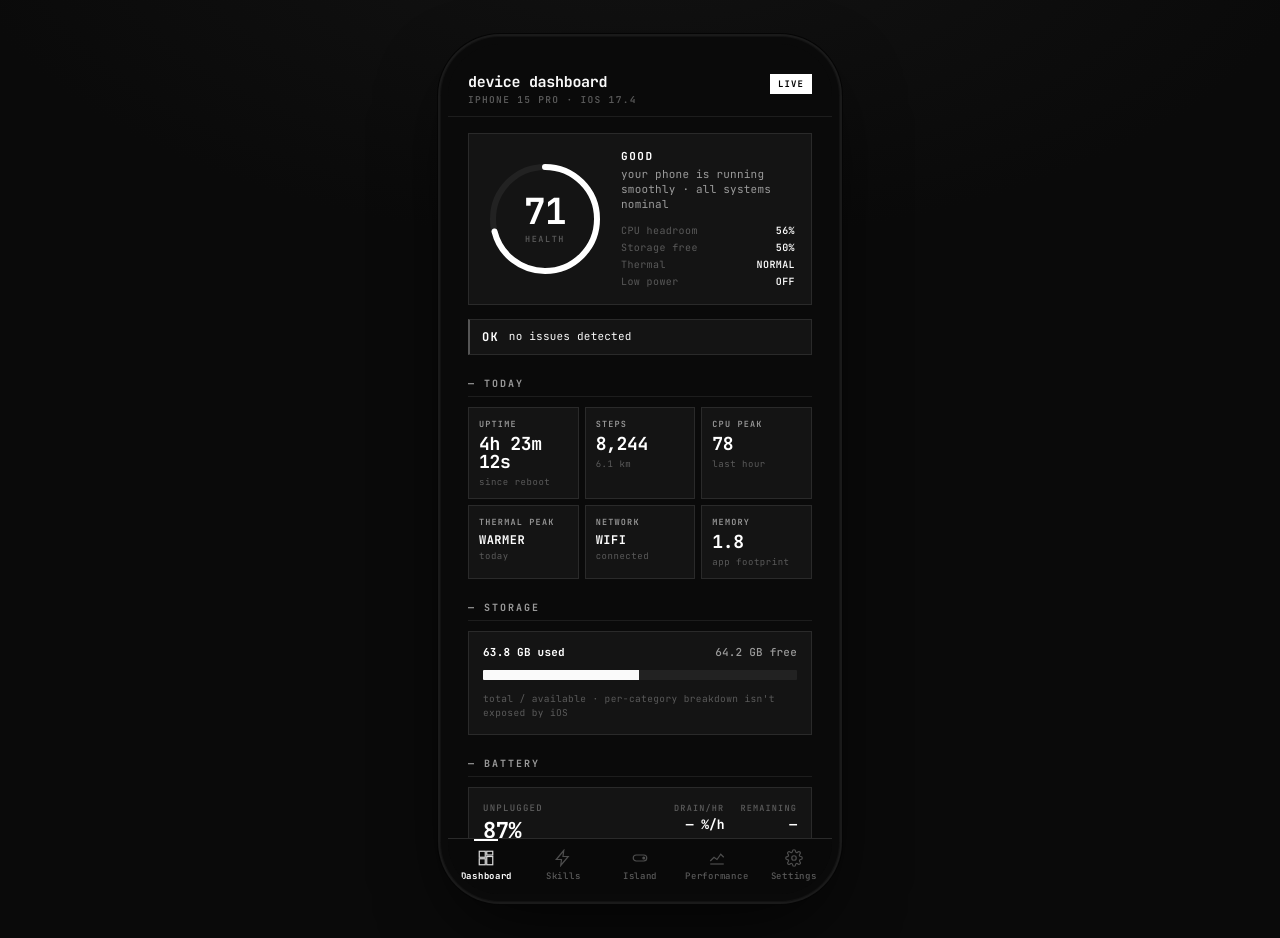
<file: index.html>
<!DOCTYPE html>
<html lang="en">
<head>
<meta charset="UTF-8">
<meta name="viewport" content="width=device-width, initial-scale=1, viewport-fit=cover, user-scalable=no">
<meta name="apple-mobile-web-app-capable" content="yes">
<meta name="apple-mobile-web-app-status-bar-style" content="black-translucent">
<meta name="theme-color" content="#0a0a0a">
<title>xcode · dynamic island</title>
<link rel="preconnect" href="https://fonts.googleapis.com">
<link rel="preconnect" href="https://fonts.gstatic.com" crossorigin>
<link href="https://fonts.googleapis.com/css2?family=JetBrains+Mono:wght@300;400;500;600;700&display=swap" rel="stylesheet">
<link rel="stylesheet" href="app.css">
</head>
<body>

<div class="stage">

  <div class="iphone">
    <div class="screen">

      <!-- Tab content area -->
      <section class="screen-body">

        <!-- ━━━ TAB · DASHBOARD ━━━ -->
        <div class="tab-panel is-active" data-tab="dashboard">
          <div class="tab-header">
            <div class="th-title">
              <span class="th-name">device dashboard</span>
              <span class="th-sub" id="dash-device">— · iOS —</span>
            </div>
            <span class="state-tag is-active">LIVE</span>
          </div>
          <div class="dash-wrap">

            <!-- Health score hero -->
            <div class="health-hero">
              <div class="hh-ring">
                <svg viewBox="0 0 120 120" width="120" height="120">
                  <circle cx="60" cy="60" r="52" fill="none" stroke="#222" stroke-width="6"/>
                  <circle id="hh-arc" cx="60" cy="60" r="52" fill="none"
                          stroke="currentColor" stroke-width="6"
                          stroke-linecap="round"
                          stroke-dasharray="326.7" stroke-dashoffset="100"
                          transform="rotate(-90 60 60)" />
                </svg>
                <div class="hh-num">
                  <span class="hh-val" id="hh-score">—</span>
                  <span class="hh-lbl">HEALTH</span>
                </div>
              </div>
              <div class="hh-meta">
                <div class="hh-status" id="hh-status">CHECKING</div>
                <div class="hh-summary" id="hh-summary">scanning device…</div>
                <div class="hh-factors" id="hh-factors"></div>
              </div>
            </div>

            <!-- Alerts strip -->
            <div class="dash-alerts" id="dash-alerts"></div>

            <!-- Today panel -->
            <div class="dash-section-title">— TODAY</div>
            <div class="today-grid">
              <div class="today-tile" data-key="uptime">
                <div class="tt-lbl">UPTIME</div>
                <div class="tt-val" id="today-uptime">—</div>
                <div class="tt-sub">since reboot</div>
              </div>
              <div class="today-tile" data-key="steps">
                <div class="tt-lbl">STEPS</div>
                <div class="tt-val" id="today-steps">—</div>
                <div class="tt-sub" id="today-steps-sub">— km</div>
              </div>
              <div class="today-tile" data-key="cpu-peak">
                <div class="tt-lbl">CPU PEAK</div>
                <div class="tt-val" id="today-cpu">—<span class="tt-unit">%</span></div>
                <div class="tt-sub">last hour</div>
              </div>
              <div class="today-tile" data-key="thermal-peak">
                <div class="tt-lbl">THERMAL PEAK</div>
                <div class="tt-val pc-val-sm" id="today-thermal">—</div>
                <div class="tt-sub">today</div>
              </div>
              <div class="today-tile" data-key="network">
                <div class="tt-lbl">NETWORK</div>
                <div class="tt-val pc-val-sm" id="today-network">—</div>
                <div class="tt-sub" id="today-cell">—</div>
              </div>
              <div class="today-tile" data-key="memory">
                <div class="tt-lbl">MEMORY</div>
                <div class="tt-val" id="today-mem">—<span class="tt-unit">GB</span></div>
                <div class="tt-sub">app footprint</div>
              </div>
            </div>

            <!-- Storage · totals only (per-category breakdown isn't exposed by iOS) -->
            <div class="dash-section-title">— STORAGE</div>
            <div class="storage-card">
              <div class="storage-head">
                <span class="sh-used"><span id="sto-used">—</span> GB used</span>
                <span class="sh-free"><span id="sto-free">—</span> GB free</span>
              </div>
              <div class="storage-bar"><span id="sto-fill" style="background:#fafafa;"></span></div>
              <div class="storage-note">total / available · per-category breakdown isn't exposed by iOS</div>
            </div>

            <!-- Battery · live snapshot only (iOS doesn't expose historical curve) -->
            <div class="dash-section-title">— BATTERY</div>
            <div class="batt-card">
              <div class="batt-head">
                <div class="batt-now">
                  <span class="bn-lbl" id="batt-state">UNPLUGGED</span>
                  <span class="bn-val" id="batt-pct">—%</span>
                </div>
                <div class="batt-stats">
                  <div><span class="bs-lbl">DRAIN/HR</span><span class="bs-val" id="batt-drain">—%/h</span></div>
                  <div><span class="bs-lbl">REMAINING</span><span class="bs-val" id="batt-eta">—h —m</span></div>
                </div>
              </div>
              <div class="batt-bar"><span id="batt-fill"></span></div>
              <div class="batt-note">live level via UIDevice · iOS doesn't expose a 24h history to third-party apps</div>
            </div>

            <!-- Trends · 7 days (recorded by this app) -->
            <div class="dash-section-title">— TRENDS · 7 DAYS</div>
            <div class="trends-note">based on samples taken while this app is active · Memory Peak &amp; Launch Time come from MetricKit</div>
            <div class="trends-grid">
              <div class="trend-card" data-key="cpu">
                <div class="tr-head"><span>CPU PEAK <span class="tr-tag">RECORDED</span></span><span class="r" id="tr-cpu-now">—%</span></div>
                <svg class="trend-svg" viewBox="0 0 100 30" preserveAspectRatio="none"><polyline id="tr-cpu" fill="none" stroke="currentColor" stroke-width="1.2"/></svg>
              </div>
              <div class="trend-card" data-key="mem">
                <div class="tr-head"><span>MEMORY PEAK <span class="tr-tag">METRICKIT</span></span><span class="r" id="tr-mem-now">—MB</span></div>
                <svg class="trend-svg" viewBox="0 0 100 30" preserveAspectRatio="none"><polyline id="tr-mem" fill="none" stroke="currentColor" stroke-width="1.2"/></svg>
              </div>
              <div class="trend-card" data-key="storage">
                <div class="tr-head"><span>STORAGE FREE <span class="tr-tag">RECORDED</span></span><span class="r" id="tr-sto-now">—GB</span></div>
                <svg class="trend-svg" viewBox="0 0 100 30" preserveAspectRatio="none"><polyline id="tr-sto" fill="none" stroke="currentColor" stroke-width="1.2"/></svg>
              </div>
              <div class="trend-card" data-key="launch">
                <div class="tr-head"><span>LAUNCH TIME <span class="tr-tag">METRICKIT</span></span><span class="r" id="tr-lt-now">—ms</span></div>
                <svg class="trend-svg" viewBox="0 0 100 30" preserveAspectRatio="none"><polyline id="tr-lt" fill="none" stroke="currentColor" stroke-width="1.2"/></svg>
              </div>
            </div>

            <!-- Quick actions removed · use the bottom tab bar -->

          </div>
        </div>

        <!-- ━━━ TAB · SKILLS ━━━ -->
        <div class="tab-panel" data-tab="skills">
          <div class="tab-header">
            <div class="th-title">
              <span class="th-name">skills</span>
              <span class="th-sub">automations · <span id="skills-on-count">0</span> enabled</span>
            </div>
            <button class="ghost-btn" id="skills-disable-all">DISABLE ALL</button>
          </div>
          <div class="skills-wrap">

            <div class="skills-intro">
              when something happens on your phone, do something else. tap a skill to configure and enable it.
            </div>

            <div class="skills-cat-row" id="skills-cat-row"></div>

            <div id="skills-list" class="skills-list"></div>

          </div>

          <!-- ─── Skill detail screen (slides in when a row is tapped) ─── -->
          <div class="detail-screen" id="skill-detail" aria-hidden="true">
            <div class="detail-header">
              <button class="back-btn" id="skill-detail-back" aria-label="back">
                <svg viewBox="0 0 16 16" width="14" height="14" fill="none" stroke="currentColor" stroke-width="1.8"><path d="M10 3l-5 5 5 5"/></svg>
                <span>BACK</span>
              </button>
              <div class="dh-title">
                <span class="dh-name" id="skill-detail-name">—</span>
                <span class="dh-cat" id="skill-detail-cat">—</span>
              </div>
            </div>

            <div class="detail-body">

              <!-- Big enable toggle card -->
              <div class="skill-enable-card">
                <div class="set-row-meta">
                  <div class="set-name" id="skill-enable-name">Enable skill</div>
                  <div class="set-desc" id="skill-enable-status">currently disabled</div>
                </div>
                <label class="toggle"><input type="checkbox" id="skill-enable-input"><span></span></label>
              </div>

              <!-- Live rule preview -->
              <div class="skill-rule-preview" id="skill-rule-preview">
                <span class="rule-line"><span class="when">when</span><span id="skill-rule-when">—</span></span>
                <span class="rule-line"><span class="then">then</span><span id="skill-rule-then">—</span></span>
              </div>

              <!-- Editable trigger params -->
              <div class="edit-section">
                <div class="edit-section-title">— TRIGGER SETTINGS</div>
                <div id="skill-params"></div>
              </div>

              <div class="edit-section">
                <div class="set-row" style="border:0;padding:8px 0;">
                  <div class="set-row-meta">
                    <div class="set-name">Reset to defaults</div>
                    <div class="set-desc">discard custom values</div>
                  </div>
                  <button class="ghost-btn" id="skill-reset">RESET</button>
                </div>
              </div>

            </div>
          </div>
        </div>

        <!-- ━━━ TAB · ISLAND ━━━ -->
        <div class="tab-panel" data-tab="island">

          <!-- Top filter bar · header + category chips + search -->
          <div class="tab-header">
            <div class="th-title">
              <span class="th-name">dynamic island studio</span>
              <span class="th-sub"><span id="list-count">17</span> designs · tap to edit</span>
            </div>
          </div>
          <div class="island-topbar">
            <div class="chip-row">
              <button class="chip chip-icon" id="search-toggle" aria-label="search" title="search">
                <svg viewBox="0 0 16 16" width="13" height="13" fill="none" stroke="currentColor" stroke-width="1.6"><circle cx="7" cy="7" r="5"/><line x1="11" y1="11" x2="14" y2="14"/></svg>
              </button>
              <div class="filter-chips" id="filter-chips"></div>
            </div>
            <div class="search-bar" id="search-bar" hidden>
              <svg viewBox="0 0 16 16" width="13" height="13" fill="none" stroke="currentColor" stroke-width="1.5"><circle cx="7" cy="7" r="5"/><line x1="11" y1="11" x2="14" y2="14"/></svg>
              <input id="search-input" type="text" placeholder="search designs…" autocomplete="off" spellcheck="false">
              <button class="search-clear" id="search-clear" aria-label="clear">×</button>
            </div>
          </div>

          <!-- Scrollable design list (no preview, no apply · tap row to open detail) -->
          <div class="list-wrap">
            <div id="design-list" class="design-list">
              <div class="list-spacer-bottom"></div>
            </div>
          </div>

          <!-- ─── Detail screen (slides in when a row is tapped) ─── -->
          <div class="detail-screen" id="detail-screen" aria-hidden="true">
            <div class="detail-header">
              <button class="back-btn" id="detail-back" aria-label="back">
                <svg viewBox="0 0 16 16" width="14" height="14" fill="none" stroke="currentColor" stroke-width="1.8"><path d="M10 3l-5 5 5 5"/></svg>
                <span>BACK</span>
              </button>
              <div class="dh-title">
                <span class="dh-name" id="detail-name">—</span>
                <span class="dh-cat" id="detail-cat">—</span>
              </div>
            </div>

            <div class="detail-body">

              <!-- Preview -->
              <div class="preview-frame">
                <div class="preview-screen">
                  <div id="preview-island" class="preview-island"></div>
                </div>
              </div>

              <!-- Size toggle + apply -->
              <div class="action-bar">
                <div class="size-toggle" id="size-toggle">
                  <button class="on" data-size="short">SHORT</button>
                  <button data-size="long">LONG</button>
                </div>
                <button class="apply-btn" id="apply-btn">apply</button>
              </div>

              <!-- Edit options -->
              <div class="edit-section" id="edit-refresh-section" hidden>
                <div class="edit-section-title">— REFRESH RATE</div>
                <div class="edit-section-help" id="edit-refresh-help">how often to fetch new data</div>
                <div class="seg" id="edit-refresh">
                  <button data-rate="1000">1s</button>
                  <button data-rate="5000">5s</button>
                  <button data-rate="15000">15s</button>
                  <button data-rate="60000">1m</button>
                  <button data-rate="300000">5m</button>
                </div>
              </div>

              <div class="edit-section">
                <div class="edit-section-title">— ACCENT COLOR</div>
                <div class="edit-section-help">applies to highlighted values</div>
                <div class="color-row" id="edit-color"></div>
              </div>

              <div class="edit-section">
                <div class="edit-section-title">— EXTRAS</div>
                <div class="set-row" style="border:0;padding:8px 0;">
                  <div class="set-row-meta">
                    <div class="set-name">Bold values</div>
                    <div class="set-desc">heavier numerical weight</div>
                  </div>
                  <label class="toggle"><input type="checkbox" id="edit-bold" checked><span></span></label>
                </div>
                <div class="set-row" style="border:0;padding:8px 0;">
                  <div class="set-row-meta">
                    <div class="set-name">Reset to defaults</div>
                    <div class="set-desc">discard customizations</div>
                  </div>
                  <button class="ghost-btn" id="edit-reset">RESET</button>
                </div>
              </div>

            </div>
          </div>

        </div>

        <!-- ━━━ TAB · PERFORMANCE ━━━ -->
        <div class="tab-panel" data-tab="performance">
          <div class="tab-header">
            <div class="th-title">
              <span class="th-name">live performance</span>
              <span class="th-sub">iOS metrics · mach + metrickit</span>
            </div>
          </div>
          <div class="perf-wrap">

            <!-- ─── COMPUTE (this app's process) ─── -->
            <div class="perf-section-title with-toggle">
              <span>— COMPUTE · YOUR APP</span>
              <div class="seg perf-view-toggle" id="perf-view">
                <button class="on" data-view="chart">CHART</button>
                <button data-view="list">LIST</button>
              </div>
            </div>
            <div class="perf-grid">

              <div class="perf-card has-ring" data-metric="cpu">
                <div class="pc-head"><span class="pc-lbl">CPU</span><span class="pc-unit">%</span></div>
                <div class="pc-ring">
                  <svg viewBox="0 0 88 88" width="88" height="88">
                    <circle cx="44" cy="44" r="36" fill="none" stroke="#1d1d1d" stroke-width="6"/>
                    <circle class="pc-ring-arc" cx="44" cy="44" r="36" fill="none" stroke="currentColor" stroke-width="6"
                            stroke-linecap="round"
                            stroke-dasharray="226.19" stroke-dashoffset="226.19"
                            transform="rotate(-90 44 44)"/>
                  </svg>
                  <div class="pc-ring-val" id="perf-cpu">—</div>
                </div>
              </div>

              <div class="perf-card has-ring" data-metric="memory">
                <div class="pc-head"><span class="pc-lbl">MEMORY</span><span class="pc-unit" id="perf-mem-src">— / 6.0 GB</span></div>
                <div class="pc-ring">
                  <svg viewBox="0 0 88 88" width="88" height="88">
                    <circle cx="44" cy="44" r="36" fill="none" stroke="#1d1d1d" stroke-width="6"/>
                    <circle class="pc-ring-arc" cx="44" cy="44" r="36" fill="none" stroke="currentColor" stroke-width="6"
                            stroke-linecap="round"
                            stroke-dasharray="226.19" stroke-dashoffset="226.19"
                            transform="rotate(-90 44 44)"/>
                  </svg>
                  <div class="pc-ring-val" id="perf-mem">—</div>
                </div>
              </div>

              <div class="perf-card thermal-card" data-metric="thermal">
                <div class="pc-head"><span class="pc-lbl">THERMAL</span><span class="pc-unit">STATE</span></div>
                <div class="thermal-stack">
                  <div class="pc-val pc-val-sm" id="perf-thermal">—</div>
                  <div class="thermal-track">
                    <span class="ts" data-state="nominal"></span>
                    <span class="ts" data-state="fair"></span>
                    <span class="ts" data-state="serious"></span>
                    <span class="ts" data-state="critical"></span>
                  </div>
                </div>
              </div>

              <div class="perf-card has-ring" data-metric="battery">
                <div class="pc-head"><span class="pc-lbl">BATTERY</span><span class="pc-unit" id="perf-batt-state">UNPLUGGED</span></div>
                <div class="pc-ring">
                  <svg viewBox="0 0 88 88" width="88" height="88">
                    <circle cx="44" cy="44" r="36" fill="none" stroke="#1d1d1d" stroke-width="6"/>
                    <circle class="pc-ring-arc" cx="44" cy="44" r="36" fill="none" stroke="currentColor" stroke-width="6"
                            stroke-linecap="round"
                            stroke-dasharray="226.19" stroke-dashoffset="226.19"
                            transform="rotate(-90 44 44)"/>
                  </svg>
                  <div class="pc-ring-val" id="perf-batt">—</div>
                </div>
              </div>

              <div class="perf-card has-ring" data-metric="disk">
                <div class="pc-head"><span class="pc-lbl">DISK FREE</span><span class="pc-unit" id="perf-disk-src">— / 128 GB</span></div>
                <div class="pc-ring">
                  <svg viewBox="0 0 88 88" width="88" height="88">
                    <circle cx="44" cy="44" r="36" fill="none" stroke="#1d1d1d" stroke-width="6"/>
                    <circle class="pc-ring-arc" cx="44" cy="44" r="36" fill="none" stroke="currentColor" stroke-width="6"
                            stroke-linecap="round"
                            stroke-dasharray="226.19" stroke-dashoffset="226.19"
                            transform="rotate(-90 44 44)"/>
                  </svg>
                  <div class="pc-ring-val" id="perf-disk">—</div>
                </div>
              </div>

              <div class="perf-card has-ring" data-metric="cores">
                <div class="pc-head"><span class="pc-lbl">CORES</span><span class="pc-unit">ACTIVE</span></div>
                <div class="pc-ring">
                  <svg viewBox="0 0 88 88" width="88" height="88">
                    <circle cx="44" cy="44" r="36" fill="none" stroke="#1d1d1d" stroke-width="6"/>
                    <circle class="pc-ring-arc" cx="44" cy="44" r="36" fill="none" stroke="currentColor" stroke-width="6"
                            stroke-linecap="round"
                            stroke-dasharray="226.19" stroke-dashoffset="226.19"
                            transform="rotate(-90 44 44)"/>
                  </svg>
                  <div class="pc-ring-val compact" id="perf-cores">—</div>
                </div>
              </div>

            </div>

            <!-- ─── DISPLAY & AUDIO ─── -->
            <div class="perf-section-title">— DISPLAY &amp; AUDIO</div>
            <div class="perf-grid">

              <div class="perf-card" data-metric="fps">
                <div class="pc-head"><span class="pc-lbl">FPS</span><span class="pc-unit" id="perf-fps-target">/120</span></div>
                <div class="pc-val" id="perf-fps">—</div>
                <div class="pc-bar"><span></span></div>
                <div class="pc-src">CADisplayLink</div>
              </div>

              <div class="perf-card" data-metric="brightness">
                <div class="pc-head"><span class="pc-lbl">BRIGHTNESS</span><span class="pc-unit">%</span></div>
                <div class="pc-val" id="perf-bright">—</div>
                <div class="pc-bar"><span></span></div>
                <div class="pc-src">UIScreen</div>
              </div>

              <div class="perf-card" data-metric="volume">
                <div class="pc-head"><span class="pc-lbl">VOLUME</span><span class="pc-unit">%</span></div>
                <div class="pc-val" id="perf-vol">—</div>
                <div class="pc-bar"><span></span></div>
                <div class="pc-src">AVAudioSession</div>
              </div>

            </div>

            <!-- ─── SENSORS ─── -->
            <div class="perf-section-title">— SENSORS · COREMOTION</div>
            <div class="perf-grid">

              <div class="perf-card" data-metric="pressure">
                <div class="pc-head"><span class="pc-lbl">PRESSURE</span><span class="pc-unit">hPa</span></div>
                <div class="pc-val" id="perf-press">—</div>
                <div class="pc-sub" id="perf-alt">— m</div>
                <div class="pc-src">CMAltimeter</div>
              </div>

              <div class="perf-card" data-metric="heading">
                <div class="pc-head"><span class="pc-lbl">HEADING</span><span class="pc-unit">°</span></div>
                <div class="pc-val" id="perf-head">—</div>
                <div class="compass">
                  <span class="compass-ring"></span>
                  <span class="compass-needle" id="compass-needle"></span>
                  <span class="compass-tick t-n">N</span>
                </div>
                <div class="pc-src">CLLocationManager</div>
              </div>

              <div class="perf-card perf-card-wide" data-metric="accel">
                <div class="pc-head"><span class="pc-lbl">ACCELEROMETER</span><span class="pc-unit">G</span></div>
                <div class="axis-row">
                  <div class="axis"><span class="ax-lbl">X</span><span class="ax-val" id="perf-ax">—</span><div class="axis-bar"><span id="perf-ax-bar"></span></div></div>
                  <div class="axis"><span class="ax-lbl">Y</span><span class="ax-val" id="perf-ay">—</span><div class="axis-bar"><span id="perf-ay-bar"></span></div></div>
                  <div class="axis"><span class="ax-lbl">Z</span><span class="ax-val" id="perf-az">—</span><div class="axis-bar"><span id="perf-az-bar"></span></div></div>
                </div>
                <div class="pc-src">CMMotionManager</div>
              </div>

              <div class="perf-card perf-card-wide" data-metric="gyro">
                <div class="pc-head"><span class="pc-lbl">GYROSCOPE</span><span class="pc-unit">rad/s</span></div>
                <div class="axis-row">
                  <div class="axis"><span class="ax-lbl">X</span><span class="ax-val" id="perf-gx">—</span><div class="axis-bar"><span id="perf-gx-bar"></span></div></div>
                  <div class="axis"><span class="ax-lbl">Y</span><span class="ax-val" id="perf-gy">—</span><div class="axis-bar"><span id="perf-gy-bar"></span></div></div>
                  <div class="axis"><span class="ax-lbl">Z</span><span class="ax-val" id="perf-gz">—</span><div class="axis-bar"><span id="perf-gz-bar"></span></div></div>
                </div>
                <div class="pc-src">CMMotionManager</div>
              </div>

              <div class="perf-card" data-metric="steps">
                <div class="pc-head"><span class="pc-lbl">STEPS</span><span class="pc-unit">TODAY</span></div>
                <div class="pc-val" id="perf-steps">—</div>
                <div class="pc-bar"><span></span></div>
                <div class="pc-src">CMPedometer</div>
              </div>

              <div class="perf-card" data-metric="proximity">
                <div class="pc-head"><span class="pc-lbl">PROXIMITY</span><span class="pc-unit">SENSOR</span></div>
                <div class="pc-val pc-val-sm" id="perf-prox">FAR</div>
                <div class="pc-sub">UIDevice.proximityState</div>
                <div class="pc-src">UIDevice</div>
              </div>

            </div>

            <!-- ─── NETWORK ─── -->
            <div class="perf-section-title">— NETWORK</div>
            <div class="perf-info">
              <div class="info-row">
                <span class="info-k">Connection</span>
                <span class="info-v" id="perf-net">—</span>
              </div>
              <div class="info-row">
                <span class="info-k">Cellular tech</span>
                <span class="info-v" id="perf-cell">—</span>
              </div>
            </div>

            <!-- ─── DEVICE INFO ─── -->
            <div class="perf-section-title">— DEVICE INFO</div>
            <div class="perf-info">
              <div class="info-row">
                <span class="info-k">Model</span>
                <span class="info-v" id="perf-device">—</span>
              </div>
              <div class="info-row">
                <span class="info-k">Chip</span>
                <span class="info-v" id="perf-chip">—</span>
              </div>
              <div class="info-row">
                <span class="info-k">iOS version</span>
                <span class="info-v" id="perf-ios">—</span>
              </div>
              <div class="info-row">
                <span class="info-k">RAM</span>
                <span class="info-v" id="perf-ram">— GB</span>
              </div>
              <div class="info-row">
                <span class="info-k">Storage</span>
                <span class="info-v" id="perf-storage-total">— GB</span>
              </div>
              <div class="info-row">
                <span class="info-k">CPU cores</span>
                <span class="info-v" id="perf-cpu-cores">— / —</span>
              </div>
              <div class="info-row">
                <span class="info-k">Display</span>
                <span class="info-v" id="perf-display">—</span>
              </div>
              <div class="info-row">
                <span class="info-k">Refresh rate</span>
                <span class="info-v" id="perf-refresh">— Hz</span>
              </div>
              <div class="info-row">
                <span class="info-k">Locale</span>
                <span class="info-v" id="perf-locale">—</span>
              </div>
              <div class="info-row">
                <span class="info-k">Time zone</span>
                <span class="info-v" id="perf-tz">—</span>
              </div>
              <div class="info-row">
                <span class="info-k">Low power mode</span>
                <span class="info-v" id="perf-lowpower">OFF</span>
              </div>
              <div class="info-row">
                <span class="info-k">Uptime</span>
                <span class="info-v" id="perf-uptime">—</span>
              </div>
            </div>

            <!-- ─── CPU HISTORY ─── -->
            <div class="perf-graph">
              <div class="pg-head">
                <span>CPU · LAST 60s</span>
                <span class="r" id="perf-graph-now">—%</span>
              </div>
              <svg id="perf-svg" viewBox="0 0 300 80" preserveAspectRatio="none">
                <polyline id="perf-line" fill="none" stroke="currentColor" stroke-width="1.2" />
              </svg>
              <div class="pg-axis"><span>60s</span><span>30s</span><span>NOW</span></div>
            </div>

            <!-- ─── MetricKit ─── -->
            <div class="perf-procs">
              <div class="pp-head"><span>METRICKIT · LAST DAILY REPORT</span><span class="r">24H</span></div>
              <div id="perf-mxm-list">
                <div class="mxm-row">
                  <span class="mxm-name">Cumulative CPU time</span>
                  <span class="mxm-val" id="mxm-cpu">— s</span>
                </div>
                <div class="mxm-row">
                  <span class="mxm-name">Peak memory</span>
                  <span class="mxm-val" id="mxm-peak">— MB</span>
                </div>
                <div class="mxm-row">
                  <span class="mxm-name">App launch time (95%)</span>
                  <span class="mxm-val" id="mxm-launch">— ms</span>
                </div>
                <div class="mxm-row">
                  <span class="mxm-name">Hang time (>250ms)</span>
                  <span class="mxm-val" id="mxm-hangs">— s</span>
                </div>
                <div class="mxm-row">
                  <span class="mxm-name">Cumulative disk writes</span>
                  <span class="mxm-val" id="mxm-disk">— MB</span>
                </div>
                <div class="mxm-row">
                  <span class="mxm-name">Cellular bytes sent</span>
                  <span class="mxm-val" id="mxm-net">— KB</span>
                </div>
              </div>
            </div>

          </div>
        </div>

        <!-- ━━━ TAB · SETTINGS ━━━ -->
        <div class="tab-panel" data-tab="settings">
          <div class="tab-header">
            <div class="th-title">
              <span class="th-name">settings</span>
              <span class="th-sub">preferences · v0.1.0</span>
            </div>
          </div>
          <div class="settings-wrap">

            <!-- APPEARANCE -->
            <div class="set-section">
              <div class="set-section-title">— APPEARANCE</div>
              <div class="set-row">
                <div class="set-row-meta">
                  <div class="set-name">Theme</div>
                  <div class="set-desc">color scheme</div>
                </div>
                <div class="seg" id="set-theme">
                  <button class="on" data-theme="dark">DARK</button>
                  <button data-theme="midnight">MIDNIGHT</button>
                  <button data-theme="paper">PAPER</button>
                </div>
              </div>
              <div class="set-row">
                <div class="set-row-meta">
                  <div class="set-name">Compact mode</div>
                  <div class="set-desc">denser list rows</div>
                </div>
                <label class="toggle"><input type="checkbox" id="set-compact"><span></span></label>
              </div>
              <div class="set-row">
                <div class="set-row-meta">
                  <div class="set-name">Show category tags</div>
                  <div class="set-desc">DEVICE, WEATHER, etc. on each row</div>
                </div>
                <label class="toggle"><input type="checkbox" id="set-cat-tags" checked><span></span></label>
              </div>
              <div class="set-row">
                <div class="set-row-meta">
                  <div class="set-name">Reduce motion</div>
                  <div class="set-desc">turn off pulses and transitions</div>
                </div>
                <label class="toggle"><input type="checkbox" id="set-reduce-motion"><span></span></label>
              </div>
            </div>

            <!-- UNITS & FORMATS -->
            <div class="set-section">
              <div class="set-section-title">— UNITS &amp; FORMATS</div>
              <div class="set-row">
                <div class="set-row-meta">
                  <div class="set-name">Temperature</div>
                  <div class="set-desc">used for weather widgets</div>
                </div>
                <div class="seg" id="set-temp-unit">
                  <button class="on" data-unit="C">°C</button>
                  <button data-unit="F">°F</button>
                </div>
              </div>
              <div class="set-row">
                <div class="set-row-meta">
                  <div class="set-name">Distance</div>
                  <div class="set-desc">workouts, distance widgets</div>
                </div>
                <div class="seg" id="set-distance-unit">
                  <button class="on" data-unit="km">KM</button>
                  <button data-unit="mi">MI</button>
                </div>
              </div>
              <div class="set-row">
                <div class="set-row-meta">
                  <div class="set-name">Time</div>
                  <div class="set-desc">12 or 24 hour clock</div>
                </div>
                <div class="seg" id="set-time-fmt">
                  <button data-fmt="12">12H</button>
                  <button class="on" data-fmt="24">24H</button>
                </div>
              </div>
              <div class="set-row">
                <div class="set-row-meta">
                  <div class="set-name">Currency</div>
                  <div class="set-desc">crypto + portfolio widgets</div>
                </div>
                <div class="seg" id="set-currency">
                  <button class="on" data-cur="USD">USD</button>
                  <button data-cur="EUR">EUR</button>
                  <button data-cur="GBP">GBP</button>
                  <button data-cur="PHP">PHP</button>
                </div>
              </div>
              <div class="set-row">
                <div class="set-row-meta">
                  <div class="set-name">First day of week</div>
                  <div class="set-desc">stats and weekly views</div>
                </div>
                <div class="seg" id="set-week-start">
                  <button class="on" data-day="mon">MON</button>
                  <button data-day="sun">SUN</button>
                </div>
              </div>
            </div>

            <!-- NOTIFICATIONS -->
            <div class="set-section">
              <div class="set-section-title">— NOTIFICATIONS</div>
              <div class="set-row">
                <div class="set-row-meta">
                  <div class="set-name">Allow notifications</div>
                  <div class="set-desc">required for skills + alerts</div>
                </div>
                <label class="toggle"><input type="checkbox" id="set-notify" checked><span></span></label>
              </div>
              <div class="set-row">
                <div class="set-row-meta">
                  <div class="set-name">Sounds</div>
                  <div class="set-desc">play chime when triggered</div>
                </div>
                <label class="toggle"><input type="checkbox" id="set-sounds"><span></span></label>
              </div>
              <div class="set-row">
                <div class="set-row-meta">
                  <div class="set-name">Haptics</div>
                  <div class="set-desc">subtle taps for events</div>
                </div>
                <label class="toggle"><input type="checkbox" id="set-haptics" checked><span></span></label>
              </div>
              <div class="set-row">
                <div class="set-row-meta">
                  <div class="set-name">Quiet hours</div>
                  <div class="set-desc">silence non-critical alerts</div>
                </div>
                <label class="toggle"><input type="checkbox" id="set-quiet"><span></span></label>
              </div>
            </div>

            <!-- PRIVACY -->
            <div class="set-section">
              <div class="set-section-title">— PRIVACY</div>
              <div class="set-row">
                <div class="set-row-meta">
                  <div class="set-name">Share usage analytics</div>
                  <div class="set-desc">help improve the app</div>
                </div>
                <label class="toggle"><input type="checkbox" id="set-analytics"><span></span></label>
              </div>
              <div class="set-row">
                <div class="set-row-meta">
                  <div class="set-name">Crash reports</div>
                  <div class="set-desc">send anonymized diagnostics</div>
                </div>
                <label class="toggle"><input type="checkbox" id="set-crashes" checked><span></span></label>
              </div>
              <div class="set-row">
                <div class="set-row-meta">
                  <div class="set-name">Health access</div>
                  <div class="set-desc">grants for HealthKit reads</div>
                </div>
                <button class="ghost-btn" id="set-health">REQUEST</button>
              </div>
              <div class="set-row">
                <div class="set-row-meta">
                  <div class="set-name">App permissions</div>
                  <div class="set-desc">opens this app's settings page</div>
                </div>
                <button class="ghost-btn" id="set-location">OPEN</button>
              </div>
            </div>

            <!-- DATA -->
            <div class="set-section">
              <div class="set-section-title">— DATA</div>
              <div class="set-row">
                <div class="set-row-meta">
                  <div class="set-name">iCloud sync</div>
                  <div class="set-desc">sync designs + skills across devices</div>
                </div>
                <label class="toggle"><input type="checkbox" id="set-icloud" checked><span></span></label>
              </div>
              <div class="set-row">
                <div class="set-row-meta">
                  <div class="set-name">Backup now</div>
                  <div class="set-desc">last backup 2 days ago</div>
                </div>
                <button class="ghost-btn" id="set-backup">BACKUP</button>
              </div>
              <div class="set-row">
                <div class="set-row-meta">
                  <div class="set-name">Export settings</div>
                  <div class="set-desc">download as JSON</div>
                </div>
                <button class="ghost-btn" id="set-export">EXPORT</button>
              </div>
              <div class="set-row">
                <div class="set-row-meta">
                  <div class="set-name">Reset applied design</div>
                  <div class="set-desc">go back to weather now</div>
                </div>
                <button class="ghost-btn" id="set-reset">RESET</button>
              </div>
              <div class="set-row">
                <div class="set-row-meta">
                  <div class="set-name">Clear all customizations</div>
                  <div class="set-desc">colors, edits, favorites</div>
                </div>
                <button class="ghost-btn danger" id="set-clear">CLEAR</button>
              </div>
            </div>

            <!-- ABOUT -->
            <div class="set-section">
              <div class="set-section-title">— ABOUT</div>
              <div class="set-row static">
                <div class="set-row-meta">
                  <div class="set-name">Version</div>
                  <div class="set-desc">x-widget-design</div>
                </div>
                <div class="set-static-val">0.1.0</div>
              </div>
              <div class="set-row static">
                <div class="set-row-meta">
                  <div class="set-name">Designs</div>
                  <div class="set-desc">total available</div>
                </div>
                <div class="set-static-val" id="set-design-count">—</div>
              </div>
              <div class="set-row static">
                <div class="set-row-meta">
                  <div class="set-name">Storage used</div>
                  <div class="set-desc">localStorage footprint</div>
                </div>
                <div class="set-static-val" id="set-storage-used">— KB</div>
              </div>
              <div class="set-row">
                <div class="set-row-meta">
                  <div class="set-name">Send feedback</div>
                  <div class="set-desc">tell us what to improve</div>
                </div>
                <button class="ghost-btn" id="set-feedback">EMAIL</button>
              </div>
              <div class="set-row">
                <div class="set-row-meta">
                  <div class="set-name">Terms &amp; privacy</div>
                  <div class="set-desc">read the legal stuff</div>
                </div>
                <button class="ghost-btn" id="set-terms">VIEW</button>
              </div>
            </div>

            <div class="settings-spacer"></div>

          </div>
        </div>

      </section>

      <!-- ━━━ Bottom tab bar ━━━ -->
      <nav class="tabbar" id="tabbar">
        <button class="tab on" data-tab="dashboard">
          <svg viewBox="0 0 24 24" width="18" height="18" fill="none" stroke="currentColor" stroke-width="1.6"><rect x="3" y="3" width="8" height="8"/><rect x="13" y="3" width="8" height="5"/><rect x="3" y="13" width="8" height="8"/><rect x="13" y="10" width="8" height="11"/></svg>
          <span>Dashboard</span>
        </button>
        <button class="tab" data-tab="skills">
          <svg viewBox="0 0 24 24" width="18" height="18" fill="none" stroke="currentColor" stroke-width="1.6"><path d="M13 2L3 14h7l-1 8 10-12h-7l1-8z"/></svg>
          <span>Skills</span>
        </button>
        <button class="tab" data-tab="island">
          <svg viewBox="0 0 24 24" width="18" height="18" fill="none" stroke="currentColor" stroke-width="1.6"><rect x="3" y="8" width="18" height="8" rx="4"/><circle cx="17" cy="12" r="1.2" fill="currentColor"/></svg>
          <span>Island</span>
        </button>
        <button class="tab" data-tab="performance">
          <svg viewBox="0 0 24 24" width="18" height="18" fill="none" stroke="currentColor" stroke-width="1.6"><polyline points="3,16 8,11 12,14 17,7 21,11"/><line x1="3" y1="20" x2="21" y2="20"/></svg>
          <span>Performance</span>
        </button>
        <button class="tab" data-tab="settings">
          <svg viewBox="0 0 24 24" width="18" height="18" fill="none" stroke="currentColor" stroke-width="1.6"><circle cx="12" cy="12" r="3"/><path d="M19.4 15a1.7 1.7 0 0 0 .3 1.8l.1.1a2 2 0 1 1-2.8 2.8l-.1-.1a1.7 1.7 0 0 0-1.8-.3 1.7 1.7 0 0 0-1 1.5V21a2 2 0 0 1-4 0v-.1A1.7 1.7 0 0 0 9 19.4a1.7 1.7 0 0 0-1.8.3l-.1.1a2 2 0 1 1-2.8-2.8l.1-.1a1.7 1.7 0 0 0 .3-1.8 1.7 1.7 0 0 0-1.5-1H3a2 2 0 0 1 0-4h.1A1.7 1.7 0 0 0 4.6 9a1.7 1.7 0 0 0-.3-1.8l-.1-.1a2 2 0 1 1 2.8-2.8l.1.1A1.7 1.7 0 0 0 9 4.6a1.7 1.7 0 0 0 1-1.5V3a2 2 0 0 1 4 0v.1a1.7 1.7 0 0 0 1 1.5 1.7 1.7 0 0 0 1.8-.3l.1-.1a2 2 0 1 1 2.8 2.8l-.1.1a1.7 1.7 0 0 0-.3 1.8V9a1.7 1.7 0 0 0 1.5 1H21a2 2 0 0 1 0 4h-.1a1.7 1.7 0 0 0-1.5 1z"/></svg>
          <span>Settings</span>
        </button>
      </nav>

    </div>
  </div>

</div>

<!-- ━━━ Export modal ━━━ -->
<div class="modal" id="export-modal" aria-hidden="true">
  <div class="modal-backdrop" data-close></div>
  <div class="modal-panel">
    <div class="modal-head">
      <div class="ph-left">
        <span class="ph-k" id="export-name">—</span>
        <span class="ph-cat" id="export-cat">EXPORT CODE</span>
      </div>
      <button class="modal-close" data-close aria-label="close">×</button>
    </div>

    <div class="modal-tabs" id="export-tabs">
      <button class="mt on" data-lang="swiftui">SwiftUI</button>
      <button class="mt" data-lang="activitykit">ActivityKit</button>
      <button class="mt" data-lang="html">HTML</button>
    </div>

    <div class="modal-body">
      <pre class="code-block"><code id="export-code">—</code></pre>
    </div>

    <div class="modal-foot">
      <button class="ghost-btn" data-close>CLOSE</button>
      <button class="apply-btn" id="copy-btn">COPY</button>
    </div>
  </div>
</div>

<!-- ━━━ Toast ━━━ -->
<div class="toast" id="toast" aria-hidden="true"></div>

<script src="app.js"></script>
</body>
</html>
</file>
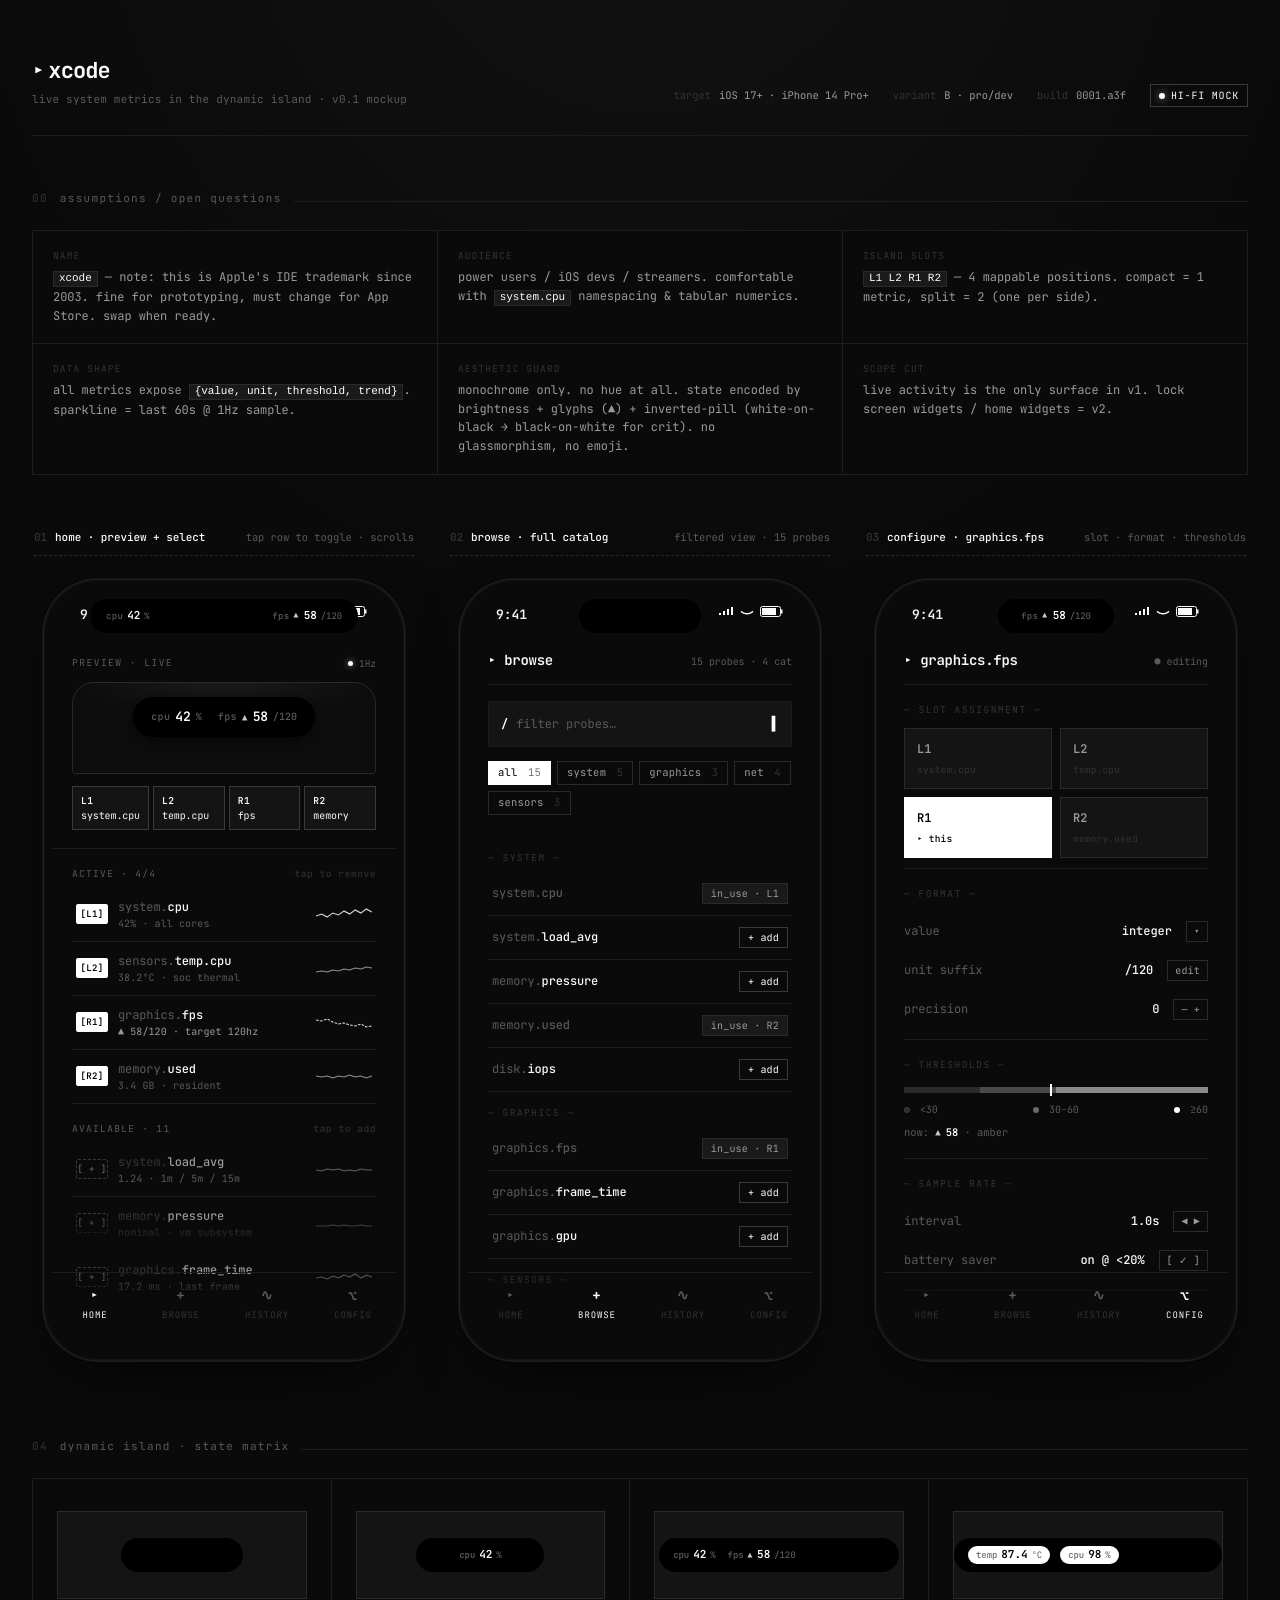
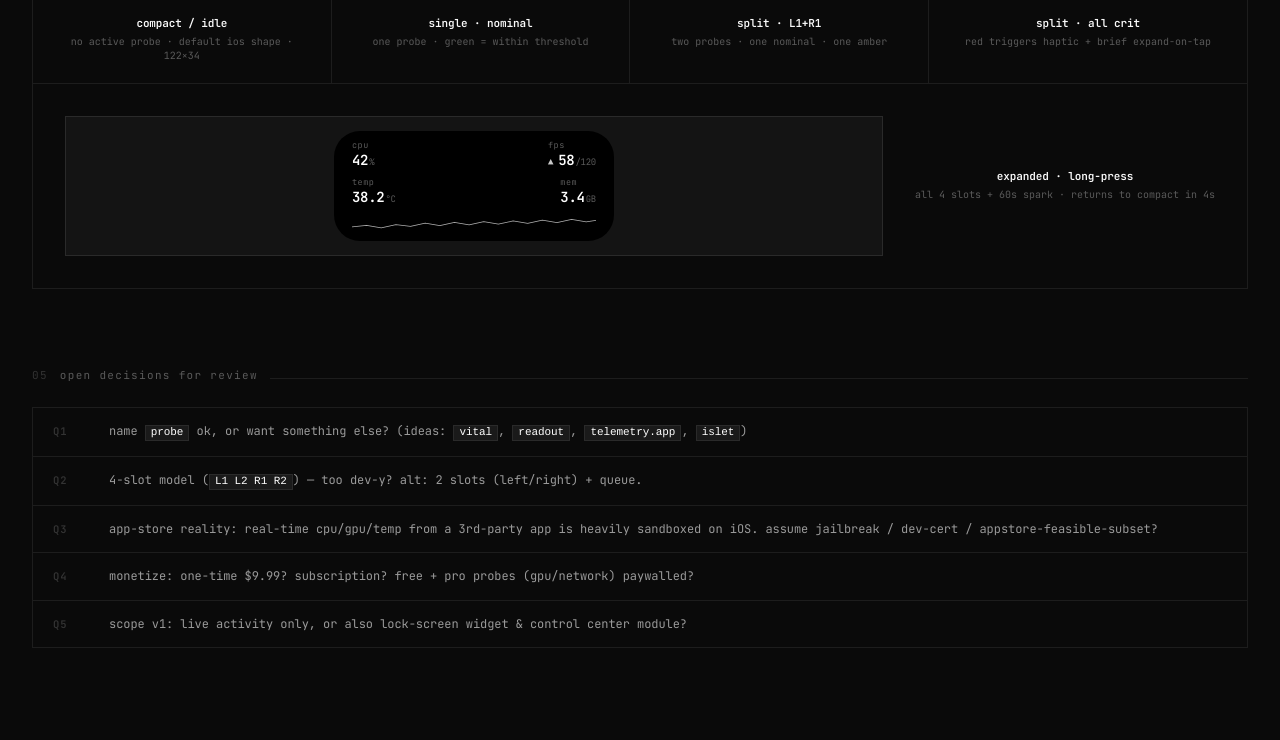
<file: deck.html>
<!DOCTYPE html>
<html lang="en">
<head>
<meta charset="UTF-8">
<meta name="viewport" content="width=1280">
<title>xcode · dynamic island metrics — v0.1 mockup</title>
<link rel="preconnect" href="https://fonts.googleapis.com">
<link rel="preconnect" href="https://fonts.gstatic.com" crossorigin>
<link href="https://fonts.googleapis.com/css2?family=JetBrains+Mono:wght@300;400;500;600;700&family=Inter+Tight:wght@400;500;600;700&display=swap" rel="stylesheet">
<link rel="stylesheet" href="styles.css">
</head>
<body>
<div class="canvas">

  <!-- ───────── Deck header ───────── -->
  <header class="deck-head">
    <div class="brand">
      <div class="logo"><span class="caret">▸</span>xcode</div>
      <div class="tagline">live system metrics in the dynamic island · v0.1 mockup</div>
    </div>
    <div></div>
    <div class="deck-meta">
      <div class="pair"><span class="k">target</span><span class="v">iOS 17+ · iPhone 14 Pro+</span></div>
      <div class="pair"><span class="k">variant</span><span class="v">B · pro/dev</span></div>
      <div class="pair"><span class="k">build</span><span class="v">0001.a3f</span></div>
      <div class="live"><span class="dot"></span>HI-FI MOCK</div>
    </div>
  </header>

  <!-- ───────── Assumptions strip ───────── -->
  <section class="assumptions">
    <div class="section-title"><span class="num">00</span><span>assumptions / open questions</span><span class="rule"></span></div>
    <div class="assumption-grid">
      <div class="ass">
        <div class="ass-k">name</div>
        <div class="ass-v"><code>xcode</code> — note: this is Apple's IDE trademark since 2003. fine for prototyping, must change for App Store. swap when ready.</div>
      </div>
      <div class="ass">
        <div class="ass-k">audience</div>
        <div class="ass-v">power users / iOS devs / streamers. comfortable with <code>system.cpu</code> namespacing &amp; tabular numerics.</div>
      </div>
      <div class="ass">
        <div class="ass-k">island slots</div>
        <div class="ass-v"><code>L1 L2 R1 R2</code> — 4 mappable positions. compact = 1 metric, split = 2 (one per side).</div>
      </div>
      <div class="ass">
        <div class="ass-k">data shape</div>
        <div class="ass-v">all metrics expose <code>{value, unit, threshold, trend}</code>. sparkline = last 60s @ 1Hz sample.</div>
      </div>
      <div class="ass">
        <div class="ass-k">aesthetic guard</div>
        <div class="ass-v">monochrome only. no hue at all. state encoded by brightness + glyphs (▲) + inverted-pill (white-on-black → black-on-white for crit). no glassmorphism, no emoji.</div>
      </div>
      <div class="ass">
        <div class="ass-k">scope cut</div>
        <div class="ass-v">live activity is the only surface in v1. lock screen widgets / home widgets = v2.</div>
      </div>
    </div>
  </section>

  <!-- ───────── Phone deck ───────── -->
  <section class="phones">

    <!-- ════════════════════ PHONE 1 · HOME / PREVIEW + SCROLLABLE LIST ════════════════════ -->
    <div class="phone-cell">
      <div class="phone-label">
        <span class="idx">01</span><span class="name">home · preview + select</span>
        <span class="desc">tap row to toggle · scrolls</span>
      </div>
      <div class="iphone">
        <div class="screen home-screen">

          <!-- Status bar -->
          <div class="statusbar">
            <span>9:41</span>
            <div class="right">
              <svg width="16" height="10" viewBox="0 0 16 10"><path d="M1 7h2v2H1zM5 5h2v4H5zM9 3h2v6H9zM13 1h2v8h-2z" fill="currentColor"/></svg>
              <svg width="14" height="10" viewBox="0 0 14 10"><path d="M7 8.5C4.5 8.5 2.3 7.5.5 5.8l1-1.1C3 6.2 4.9 7 7 7s4-.8 5.5-2.3l1 1.1C11.7 7.5 9.5 8.5 7 8.5z" fill="currentColor"/></svg>
              <svg width="24" height="11" viewBox="0 0 24 11"><rect x="0.5" y="0.5" width="20" height="10" rx="2" stroke="currentColor" fill="none"/><rect x="2" y="2" width="14" height="7" fill="currentColor"/><rect x="21" y="3.5" width="1.5" height="4" fill="currentColor"/></svg>
            </div>
          </div>

          <!-- Dynamic Island · split state (the actual one) -->
          <div class="island split-wide">
            <div class="pill">
              <span class="lbl">cpu</span>
              <span class="val">42</span>
              <span class="unit">%</span>
            </div>
            <div class="pill warn">
              <span class="lbl">fps</span>
              <span class="val">58</span>
              <span class="unit">/120</span>
            </div>
          </div>

          <!-- ═══ STICKY PREVIEW STAGE ═══ -->
          <section class="preview-stage">
            <div class="preview-head">
              <span class="ph-k">PREVIEW · LIVE</span>
              <span class="ph-meta"><span class="live-dot"></span> 1Hz</span>
            </div>

            <!-- Stylized iPhone top with enlarged island -->
            <div class="preview-frame">
              <div class="preview-screen">
                <div class="preview-island">
                  <div class="ppill">
                    <span class="lbl">cpu</span>
                    <span class="val">42</span>
                    <span class="unit">%</span>
                  </div>
                  <div class="ppill warn">
                    <span class="lbl">fps</span>
                    <span class="val">58</span>
                    <span class="unit">/120</span>
                  </div>
                </div>
              </div>
            </div>

            <!-- Slot map: 4 chips -->
            <div class="slot-map">
              <div class="smap-cell on"><span class="smap-k">L1</span><span class="smap-v">system.cpu</span></div>
              <div class="smap-cell on"><span class="smap-k">L2</span><span class="smap-v">temp.cpu</span></div>
              <div class="smap-cell on"><span class="smap-k">R1</span><span class="smap-v">fps</span></div>
              <div class="smap-cell on"><span class="smap-k">R2</span><span class="smap-v">memory</span></div>
            </div>
          </section>

          <!-- ═══ SCROLLABLE METRIC LIST ═══ -->
          <section class="scroll-list">

            <div class="scroll-head">
              <span>ACTIVE · 4/4</span>
              <span class="r">tap to remove</span>
            </div>

            <div class="srow on">
              <span class="srow-tog">[L1]</span>
              <div class="srow-body">
                <div class="srow-id"><span class="ns">system.</span>cpu</div>
                <div class="srow-sub">42% · all cores</div>
              </div>
              <svg class="srow-spark" viewBox="0 0 40 14" preserveAspectRatio="none">
                <polyline points="0,9 4,7 8,10 12,6 16,8 20,4 24,7 28,3 32,6 36,2 40,5" stroke="#fafafa" stroke-opacity="0.85" stroke-width="1" fill="none"/>
              </svg>
            </div>

            <div class="srow on">
              <span class="srow-tog">[L2]</span>
              <div class="srow-body">
                <div class="srow-id"><span class="ns">sensors.</span>temp.cpu</div>
                <div class="srow-sub">38.2°C · soc thermal</div>
              </div>
              <svg class="srow-spark" viewBox="0 0 40 14" preserveAspectRatio="none">
                <polyline points="0,11 4,10 8,11 12,9 16,10 20,8 24,9 28,7 32,8 36,6 40,7" stroke="#fafafa" stroke-opacity="0.55" stroke-width="1" fill="none"/>
              </svg>
            </div>

            <div class="srow on">
              <span class="srow-tog">[R1]</span>
              <div class="srow-body">
                <div class="srow-id"><span class="ns">graphics.</span>fps</div>
                <div class="srow-sub warn">▲ 58/120 · target 120hz</div>
              </div>
              <svg class="srow-spark" viewBox="0 0 40 14" preserveAspectRatio="none">
                <polyline points="0,5 4,6 8,4 12,7 16,9 20,8 24,10 28,11 32,9 36,12 40,11" stroke="#fafafa" stroke-opacity="0.85" stroke-width="1" fill="none" stroke-dasharray="2 1"/>
              </svg>
            </div>

            <div class="srow on">
              <span class="srow-tog">[R2]</span>
              <div class="srow-body">
                <div class="srow-id"><span class="ns">memory.</span>used</div>
                <div class="srow-sub">3.4 GB · resident</div>
              </div>
              <svg class="srow-spark" viewBox="0 0 40 14" preserveAspectRatio="none">
                <polyline points="0,7 4,8 8,7 12,9 16,7 20,8 24,6 28,8 32,7 36,9 40,7" stroke="#fafafa" stroke-opacity="0.55" stroke-width="1" fill="none"/>
              </svg>
            </div>

            <div class="scroll-head">
              <span>AVAILABLE · 11</span>
              <span class="r">tap to add</span>
            </div>

            <div class="srow">
              <span class="srow-tog off">[ + ]</span>
              <div class="srow-body">
                <div class="srow-id"><span class="ns">system.</span>load_avg</div>
                <div class="srow-sub">1.24 · 1m / 5m / 15m</div>
              </div>
              <svg class="srow-spark" viewBox="0 0 40 14" preserveAspectRatio="none">
                <polyline points="0,8 4,9 8,7 12,8 16,7 20,9 24,8 28,9 32,7 36,8 40,8" stroke="#fafafa" stroke-opacity="0.35" stroke-width="1" fill="none"/>
              </svg>
            </div>

            <div class="srow">
              <span class="srow-tog off">[ + ]</span>
              <div class="srow-body">
                <div class="srow-id"><span class="ns">memory.</span>pressure</div>
                <div class="srow-sub">nominal · vm subsystem</div>
              </div>
              <svg class="srow-spark" viewBox="0 0 40 14" preserveAspectRatio="none">
                <polyline points="0,10 4,10 8,10 12,9 16,10 20,9 24,10 28,10 32,9 36,10 40,10" stroke="#fafafa" stroke-opacity="0.35" stroke-width="1" fill="none"/>
              </svg>
            </div>

            <div class="srow">
              <span class="srow-tog off">[ + ]</span>
              <div class="srow-body">
                <div class="srow-id"><span class="ns">graphics.</span>frame_time</div>
                <div class="srow-sub">17.2 ms · last frame</div>
              </div>
              <svg class="srow-spark" viewBox="0 0 40 14" preserveAspectRatio="none">
                <polyline points="0,8 4,7 8,9 12,6 16,8 20,5 24,7 28,4 32,8 36,5 40,7" stroke="#fafafa" stroke-opacity="0.35" stroke-width="1" fill="none"/>
              </svg>
            </div>

            <div class="srow">
              <span class="srow-tog off">[ + ]</span>
              <div class="srow-body">
                <div class="srow-id"><span class="ns">graphics.</span>gpu</div>
                <div class="srow-sub">61% · render util</div>
              </div>
              <svg class="srow-spark" viewBox="0 0 40 14" preserveAspectRatio="none">
                <polyline points="0,6 4,5 8,7 12,4 16,6 20,3 24,5 28,4 32,6 36,3 40,5" stroke="#fafafa" stroke-opacity="0.35" stroke-width="1" fill="none"/>
              </svg>
            </div>

            <div class="srow">
              <span class="srow-tog off">[ + ]</span>
              <div class="srow-body">
                <div class="srow-id"><span class="ns">sensors.</span>temp.battery</div>
                <div class="srow-sub">31.8°C · cell pack</div>
              </div>
              <svg class="srow-spark" viewBox="0 0 40 14" preserveAspectRatio="none">
                <polyline points="0,9 4,9 8,8 12,9 16,8 20,8 24,7 28,8 32,7 36,7 40,6" stroke="#fafafa" stroke-opacity="0.35" stroke-width="1" fill="none"/>
              </svg>
            </div>

            <div class="srow">
              <span class="srow-tog off">[ + ]</span>
              <div class="srow-body">
                <div class="srow-id"><span class="ns">power.</span>watt_draw</div>
                <div class="srow-sub">3.2 W · system avg</div>
              </div>
              <svg class="srow-spark" viewBox="0 0 40 14" preserveAspectRatio="none">
                <polyline points="0,7 4,8 8,6 12,9 16,5 20,8 24,7 28,9 32,6 36,8 40,7" stroke="#fafafa" stroke-opacity="0.35" stroke-width="1" fill="none"/>
              </svg>
            </div>

            <div class="srow">
              <span class="srow-tog off">[ + ]</span>
              <div class="srow-body">
                <div class="srow-id"><span class="ns">disk.</span>iops</div>
                <div class="srow-sub">340 · read+write/s</div>
              </div>
              <svg class="srow-spark" viewBox="0 0 40 14" preserveAspectRatio="none">
                <polyline points="0,9 4,7 8,10 12,5 16,9 20,4 24,8 28,3 32,8 36,5 40,7" stroke="#fafafa" stroke-opacity="0.35" stroke-width="1" fill="none"/>
              </svg>
            </div>

            <div class="srow">
              <span class="srow-tog off">[ + ]</span>
              <div class="srow-body">
                <div class="srow-id"><span class="ns">network.</span>down</div>
                <div class="srow-sub">2.1 Mbps · wifi rx</div>
              </div>
              <svg class="srow-spark" viewBox="0 0 40 14" preserveAspectRatio="none">
                <polyline points="0,8 4,9 8,7 12,10 16,6 20,9 24,5 28,8 32,7 36,9 40,6" stroke="#fafafa" stroke-opacity="0.35" stroke-width="1" fill="none"/>
              </svg>
            </div>

            <div class="srow">
              <span class="srow-tog off">[ + ]</span>
              <div class="srow-body">
                <div class="srow-id"><span class="ns">network.</span>up</div>
                <div class="srow-sub">142 Kbps · wifi tx</div>
              </div>
              <svg class="srow-spark" viewBox="0 0 40 14" preserveAspectRatio="none">
                <polyline points="0,9 4,9 8,10 12,8 16,9 20,9 24,10 28,8 32,9 36,9 40,10" stroke="#fafafa" stroke-opacity="0.35" stroke-width="1" fill="none"/>
              </svg>
            </div>

            <div class="srow">
              <span class="srow-tog off">[ + ]</span>
              <div class="srow-body">
                <div class="srow-id"><span class="ns">network.</span>latency</div>
                <div class="srow-sub">14 ms · ping rtt</div>
              </div>
              <svg class="srow-spark" viewBox="0 0 40 14" preserveAspectRatio="none">
                <polyline points="0,9 4,8 8,9 12,7 16,9 20,8 24,9 28,7 32,9 36,8 40,9" stroke="#fafafa" stroke-opacity="0.35" stroke-width="1" fill="none"/>
              </svg>
            </div>

            <div class="srow">
              <span class="srow-tog off">[ + ]</span>
              <div class="srow-body">
                <div class="srow-id"><span class="ns">battery.</span>level</div>
                <div class="srow-sub">87% · charging</div>
              </div>
              <svg class="srow-spark" viewBox="0 0 40 14" preserveAspectRatio="none">
                <polyline points="0,8 4,7 8,7 12,6 16,6 20,5 24,5 28,4 32,4 36,3 40,3" stroke="#fafafa" stroke-opacity="0.55" stroke-width="1" fill="none"/>
              </svg>
            </div>

            <div class="scroll-fade"></div>
          </section>

          <!-- Tab bar -->
          <div class="tabbar">
            <div class="tab active"><span class="glyph">▸</span><span>HOME</span></div>
            <div class="tab"><span class="glyph">+</span><span>BROWSE</span></div>
            <div class="tab"><span class="glyph">∿</span><span>HISTORY</span></div>
            <div class="tab"><span class="glyph">⌥</span><span>CONFIG</span></div>
          </div>

        </div>
      </div>
    </div>

    <!-- ════════════════════ PHONE 2 · ADD PROBE / BROWSE ════════════════════ -->
    <div class="phone-cell">
      <div class="phone-label">
        <span class="idx">02</span><span class="name">browse · full catalog</span>
        <span class="desc">filtered view · 15 probes</span>
      </div>
      <div class="iphone">
        <div class="screen">

          <div class="statusbar">
            <span>9:41</span>
            <div class="right">
              <svg width="16" height="10" viewBox="0 0 16 10"><path d="M1 7h2v2H1zM5 5h2v4H5zM9 3h2v6H9zM13 1h2v8h-2z" fill="currentColor"/></svg>
              <svg width="14" height="10" viewBox="0 0 14 10"><path d="M7 8.5C4.5 8.5 2.3 7.5.5 5.8l1-1.1C3 6.2 4.9 7 7 7s4-.8 5.5-2.3l1 1.1C11.7 7.5 9.5 8.5 7 8.5z" fill="currentColor"/></svg>
              <svg width="24" height="11" viewBox="0 0 24 11"><rect x="0.5" y="0.5" width="20" height="10" rx="2" stroke="currentColor" fill="none"/><rect x="2" y="2" width="14" height="7" fill="currentColor"/><rect x="21" y="3.5" width="1.5" height="4" fill="currentColor"/></svg>
            </div>
          </div>

          <!-- Compact island during browse -->
          <div class="island compact"></div>

          <div class="body">
            <div class="app-head">
              <div class="title"><span class="caret">▸</span> browse</div>
              <div class="meta"><span>15 probes · 4 cat</span></div>
            </div>

            <!-- Search -->
            <div class="search">
              <span class="prompt">/</span>
              <span class="placeholder">filter probes…</span>
              <span class="caret-blink">▌</span>
            </div>

            <!-- Category strip -->
            <div class="cat-strip">
              <div class="chip active">all <span class="n">15</span></div>
              <div class="chip">system <span class="n">5</span></div>
              <div class="chip">graphics <span class="n">3</span></div>
              <div class="chip">net <span class="n">4</span></div>
              <div class="chip">sensors <span class="n">3</span></div>
            </div>

            <!-- Catalog list -->
            <div class="cat-section">
              <div class="cat-head">— SYSTEM —</div>

              <div class="cat-row in-use">
                <div class="cat-id"><span class="ns">system.</span>cpu</div>
                <div class="cat-state">in_use · L1</div>
              </div>
              <div class="cat-row">
                <div class="cat-id"><span class="ns">system.</span>load_avg</div>
                <div class="cat-state add">+ add</div>
              </div>
              <div class="cat-row">
                <div class="cat-id"><span class="ns">memory.</span>pressure</div>
                <div class="cat-state add">+ add</div>
              </div>
              <div class="cat-row in-use">
                <div class="cat-id"><span class="ns">memory.</span>used</div>
                <div class="cat-state">in_use · R2</div>
              </div>
              <div class="cat-row">
                <div class="cat-id"><span class="ns">disk.</span>iops</div>
                <div class="cat-state add">+ add</div>
              </div>

              <div class="cat-head">— GRAPHICS —</div>

              <div class="cat-row in-use">
                <div class="cat-id"><span class="ns">graphics.</span>fps</div>
                <div class="cat-state">in_use · R1</div>
              </div>
              <div class="cat-row">
                <div class="cat-id"><span class="ns">graphics.</span>frame_time</div>
                <div class="cat-state add">+ add</div>
              </div>
              <div class="cat-row">
                <div class="cat-id"><span class="ns">graphics.</span>gpu</div>
                <div class="cat-state add">+ add</div>
              </div>

              <div class="cat-head">— SENSORS —</div>

              <div class="cat-row in-use">
                <div class="cat-id"><span class="ns">sensors.</span>temp.cpu</div>
                <div class="cat-state">in_use · L2</div>
              </div>
              <div class="cat-row">
                <div class="cat-id"><span class="ns">sensors.</span>temp.battery</div>
                <div class="cat-state add">+ add</div>
              </div>
              <div class="cat-row">
                <div class="cat-id"><span class="ns">power.</span>watt_draw</div>
                <div class="cat-state add">+ add</div>
              </div>
            </div>
          </div>

          <div class="tabbar">
            <div class="tab"><span class="glyph">▸</span><span>HOME</span></div>
            <div class="tab active"><span class="glyph">+</span><span>BROWSE</span></div>
            <div class="tab"><span class="glyph">∿</span><span>HISTORY</span></div>
            <div class="tab"><span class="glyph">⌥</span><span>CONFIG</span></div>
          </div>

        </div>
      </div>
    </div>

    <!-- ════════════════════ PHONE 3 · CONFIGURE PROBE ════════════════════ -->
    <div class="phone-cell">
      <div class="phone-label">
        <span class="idx">03</span><span class="name">configure · graphics.fps</span>
        <span class="desc">slot · format · thresholds</span>
      </div>
      <div class="iphone">
        <div class="screen">

          <div class="statusbar">
            <span>9:41</span>
            <div class="right">
              <svg width="16" height="10" viewBox="0 0 16 10"><path d="M1 7h2v2H1zM5 5h2v4H5zM9 3h2v6H9zM13 1h2v8h-2z" fill="currentColor"/></svg>
              <svg width="14" height="10" viewBox="0 0 14 10"><path d="M7 8.5C4.5 8.5 2.3 7.5.5 5.8l1-1.1C3 6.2 4.9 7 7 7s4-.8 5.5-2.3l1 1.1C11.7 7.5 9.5 8.5 7 8.5z" fill="currentColor"/></svg>
              <svg width="24" height="11" viewBox="0 0 24 11"><rect x="0.5" y="0.5" width="20" height="10" rx="2" stroke="currentColor" fill="none"/><rect x="2" y="2" width="14" height="7" fill="currentColor"/><rect x="21" y="3.5" width="1.5" height="4" fill="currentColor"/></svg>
            </div>
          </div>

          <!-- Live preview island for the metric being configured -->
          <div class="island compact" style="width: 116px; padding: 0 12px; justify-content: center;">
            <div class="pill warn">
              <span class="lbl">fps</span>
              <span class="val">58</span>
              <span class="unit">/120</span>
            </div>
          </div>

          <div class="body">
            <div class="app-head">
              <div class="title"><span class="caret">▸</span> graphics.fps</div>
              <div class="meta"><span>● editing</span></div>
            </div>

            <div class="cfg-section">
              <div class="cfg-head">— SLOT ASSIGNMENT —</div>
              <div class="slot-grid">
                <div class="slot-cell">L1<div class="slot-tag">system.cpu</div></div>
                <div class="slot-cell">L2<div class="slot-tag">temp.cpu</div></div>
                <div class="slot-cell active">R1<div class="slot-tag hl">▸ this</div></div>
                <div class="slot-cell">R2<div class="slot-tag">memory.used</div></div>
              </div>
            </div>

            <div class="cfg-section">
              <div class="cfg-head">— FORMAT —</div>
              <div class="cfg-row">
                <span class="k">value</span>
                <span class="v">integer</span>
                <span class="ch">▾</span>
              </div>
              <div class="cfg-row">
                <span class="k">unit suffix</span>
                <span class="v">/120</span>
                <span class="ch">edit</span>
              </div>
              <div class="cfg-row">
                <span class="k">precision</span>
                <span class="v">0</span>
                <span class="ch">— +</span>
              </div>
            </div>

            <div class="cfg-section">
              <div class="cfg-head">— THRESHOLDS —</div>
              <div class="threshold">
                <div class="th-bar">
                  <span class="th-zone red" style="width:25%"></span>
                  <span class="th-zone amber" style="width:25%"></span>
                  <span class="th-zone green" style="width:50%"></span>
                  <span class="th-marker" style="left:48%"></span>
                </div>
                <div class="th-labels">
                  <span><span class="dot red"></span> &lt;30</span>
                  <span><span class="dot amber"></span> 30-60</span>
                  <span><span class="dot green"></span> ≥60</span>
                </div>
                <div class="th-now">now: <span class="amber">58</span> · amber</div>
              </div>
            </div>

            <div class="cfg-section">
              <div class="cfg-head">— SAMPLE RATE —</div>
              <div class="cfg-row">
                <span class="k">interval</span>
                <span class="v">1.0s</span>
                <span class="ch">◀ ▶</span>
              </div>
              <div class="cfg-row">
                <span class="k">battery saver</span>
                <span class="v">on @ &lt;20%</span>
                <span class="ch">[ ✓ ]</span>
              </div>
            </div>

          </div>

          <div class="tabbar">
            <div class="tab"><span class="glyph">▸</span><span>HOME</span></div>
            <div class="tab"><span class="glyph">+</span><span>BROWSE</span></div>
            <div class="tab"><span class="glyph">∿</span><span>HISTORY</span></div>
            <div class="tab active"><span class="glyph">⌥</span><span>CONFIG</span></div>
          </div>

        </div>
      </div>
    </div>

  </section>

  <!-- ───────── Island state matrix ───────── -->
  <section class="island-states">
    <div class="section-title"><span class="num">04</span><span>dynamic island · state matrix</span><span class="rule"></span></div>
    <div class="state-grid">

      <div class="state-cell">
        <div class="state-frame"><div class="island-mock compact"></div></div>
        <div class="state-meta">
          <div class="state-name">compact / idle</div>
          <div class="state-desc">no active probe · default ios shape · 122×34</div>
        </div>
      </div>

      <div class="state-cell">
        <div class="state-frame">
          <div class="island-mock compact" style="width:128px; padding: 0 14px; display:flex; align-items:center; justify-content:center;">
            <div class="pill"><span class="lbl">cpu</span><span class="val">42</span><span class="unit">%</span></div>
          </div>
        </div>
        <div class="state-meta">
          <div class="state-name">single · nominal</div>
          <div class="state-desc">one probe · green = within threshold</div>
        </div>
      </div>

      <div class="state-cell">
        <div class="state-frame">
          <div class="island-mock split" style="width:240px; padding: 0 14px; gap:12px;">
            <div class="pill"><span class="lbl">cpu</span><span class="val">42</span><span class="unit">%</span></div>
            <div class="pill warn"><span class="lbl">fps</span><span class="val">58</span><span class="unit">/120</span></div>
          </div>
        </div>
        <div class="state-meta">
          <div class="state-name">split · L1+R1</div>
          <div class="state-desc">two probes · one nominal · one amber</div>
        </div>
      </div>

      <div class="state-cell">
        <div class="state-frame">
          <div class="island-mock split" style="width:268px; padding: 0 14px; gap:10px;">
            <div class="pill crit"><span class="lbl">temp</span><span class="val">87.4</span><span class="unit">°C</span></div>
            <div class="pill crit"><span class="lbl">cpu</span><span class="val">98</span><span class="unit">%</span></div>
          </div>
        </div>
        <div class="state-meta">
          <div class="state-name">split · all crit</div>
          <div class="state-desc">red triggers haptic + brief expand-on-tap</div>
        </div>
      </div>

      <div class="state-cell expanded-cell">
        <div class="state-frame state-frame-tall">
          <div class="island-mock expanded">
            <div class="exp-row">
              <div class="exp-pair"><span class="exp-k">cpu</span><span class="exp-v">42<span class="u">%</span></span></div>
              <div class="exp-pair"><span class="exp-k">fps</span><span class="exp-v exp-warn">58<span class="u">/120</span></span></div>
            </div>
            <div class="exp-row">
              <div class="exp-pair"><span class="exp-k">temp</span><span class="exp-v">38.2<span class="u">°C</span></span></div>
              <div class="exp-pair"><span class="exp-k">mem</span><span class="exp-v">3.4<span class="u">GB</span></span></div>
            </div>
            <div class="exp-spark">
              <svg viewBox="0 0 200 24" preserveAspectRatio="none">
                <polyline points="0,16 12,14 24,17 36,13 48,15 60,11 72,14 84,10 96,13 108,9 120,12 132,8 144,11 156,7 168,10 180,6 192,9 200,7" stroke="#fafafa" stroke-opacity="0.7" stroke-width="1" fill="none"/>
              </svg>
            </div>
          </div>
        </div>
        <div class="state-meta">
          <div class="state-name">expanded · long-press</div>
          <div class="state-desc">all 4 slots + 60s spark · returns to compact in 4s</div>
        </div>
      </div>

    </div>
  </section>

  <!-- ───────── Footer / decisions ───────── -->
  <footer class="deck-foot">
    <div class="section-title"><span class="num">05</span><span>open decisions for review</span><span class="rule"></span></div>
    <ol class="decisions">
      <li><span class="num">Q1</span><span class="text">name <code>probe</code> ok, or want something else? (ideas: <code>vital</code>, <code>readout</code>, <code>telemetry.app</code>, <code>islet</code>)</span></li>
      <li><span class="num">Q2</span><span class="text">4-slot model (<code>L1 L2 R1 R2</code>) — too dev-y? alt: 2 slots (left/right) + queue.</span></li>
      <li><span class="num">Q3</span><span class="text">app-store reality: real-time cpu/gpu/temp from a 3rd-party app is heavily sandboxed on iOS. assume jailbreak / dev-cert / appstore-feasible-subset?</span></li>
      <li><span class="num">Q4</span><span class="text">monetize: one-time $9.99? subscription? free + pro probes (gpu/network) paywalled?</span></li>
      <li><span class="num">Q5</span><span class="text">scope v1: live activity only, or also lock-screen widget &amp; control center module?</span></li>
    </ol>
  </footer>

</div>
</body>
</html>
</file>
<file: app.css>
/* ════════════════════════════════════════════════════════════════
   xcode · scroll-driven dynamic island browser
   ════════════════════════════════════════════════════════════════ */

:root {
  --bg:        #0a0a0a;
  --bg-2:      #0e0e0e;
  --surface:   #141414;
  --surface-2: #1a1a1a;
  --surface-3: #222222;
  --line:      #1d1d1d;
  --line-2:    #2a2a2a;
  --line-3:    #3a3a3a;
  --line-4:    #555555;
  --text:      #fafafa;
  --text-2:    #9a9a9a;
  --text-3:    #5a5a5a;
  --text-4:    #333333;
  --hi:        #ffffff;
  --hi-dim:    #c8c8c8;
  --mono:      'JetBrains Mono', ui-monospace, SFMono-Regular, Menlo, monospace;
}

* { box-sizing: border-box; margin: 0; padding: 0; }

html, body {
  background: var(--bg);
  color: var(--text);
  font-family: var(--mono);
  font-size: 13px;
  font-feature-settings: "tnum" 1, "ss01" 1;
  font-variant-numeric: tabular-nums;
  -webkit-font-smoothing: antialiased;
  text-rendering: geometricPrecision;
  letter-spacing: -0.005em;
  min-height: 100vh;
}
body {
  background-image:
    radial-gradient(ellipse 90% 60% at 50% -10%, #131313 0%, var(--bg) 60%),
    repeating-linear-gradient(0deg, transparent 0 39px, rgba(255,255,255,0.012) 39px 40px);
}
button { font: inherit; cursor: pointer; }

/* ───────── Stage ───────── */
.stage {
  min-height: 100vh;
  min-height: 100dvh;
  display: flex;
  align-items: center;
  justify-content: center;
  padding: 36px 32px;
  max-width: 1280px;
  margin: 0 auto;
}

/* ───────── iPhone frame ───────── */
.iphone {
  width: 400px;
  height: 866px;
  position: relative;
  background: #0a0a0a;
  border-radius: 60px;
  padding: 8px;
  box-shadow:
    0 0 0 2px #1a1a1a,
    0 0 0 3px #050505,
    0 30px 80px -20px rgba(0,0,0,0.85),
    inset 0 0 0 1px rgba(255,255,255,0.03);
}
.screen {
  width: 100%;
  height: 100%;
  background: var(--bg);
  border-radius: 52px;
  overflow: hidden;
  position: relative;
  display: flex;
  flex-direction: column;
}

/* On phones · fill the viewport, drop the bezel */
@media (max-width: 480px) {
  body { background: #0a0a0a; }
  .stage {
    padding: 0;
    align-items: stretch;
    min-height: 100vh;
    min-height: 100dvh;
  }
  .iphone {
    width: 100vw;
    height: 100vh;
    height: 100dvh;
    border-radius: 0;
    padding: 0;
    box-shadow: none;
  }
  .screen {
    border-radius: 0;
  }
  /* push the island down to clear a real notch / dynamic island */
  .island {
    top: max(11px, env(safe-area-inset-top));
  }
  /* respect the home indicator at the bottom */
  .design-list {
    padding-bottom: calc(40px + env(safe-area-inset-bottom));
  }
}

/* ───────── Real Dynamic Island ───────── */
.island {
  position: absolute;
  top: 11px;
  left: 50%;
  transform: translateX(-50%);
  background: #000;
  border-radius: 18px;
  z-index: 20;
  display: flex;
  align-items: center;
  justify-content: center;
  transition: width 0.3s cubic-bezier(0.4, 0, 0.2, 1), padding 0.3s;
  overflow: hidden;
  height: 34px;
  width: 124px;
  padding: 0 14px;
  gap: 10px;
  box-shadow: inset 0 0 0 1px rgba(255,255,255,0.05);
}
.island::after {
  content: '';
  position: absolute;
  top: 50%;
  right: 10px;
  width: 8px;
  height: 8px;
  border-radius: 50%;
  background:
    radial-gradient(circle at 35% 30%, #232323 0%, #080808 50%, #000 100%);
  box-shadow: inset 0 0 0 0.5px rgba(255,255,255,0.06);
  transform: translateY(-50%);
  pointer-events: none;
  opacity: 0.85;
  z-index: 1;
}
.island.long {
  padding: 0 28px;
  gap: 22px;
}
.island.long::after {
  right: 14px;
}
.island .empty-hint {
  color: var(--text-4);
  font-size: 9px;
  letter-spacing: 0.1em;
}

/* ───────── Single-page body layout ───────── */
.screen-body {
  flex: 1;
  display: flex;
  flex-direction: column;
  padding-top: 16px;
  overflow: hidden;
}

/* ━━━ Sticky preview area (top) ━━━ */
.preview-area {
  flex-shrink: 0;
  background: var(--bg);
  padding: 14px 20px 16px;
  border-bottom: 1px solid var(--line);
}

.preview-head {
  display: flex;
  justify-content: space-between;
  align-items: baseline;
  margin-bottom: 12px;
}
.ph-left {
  display: flex;
  flex-direction: column;
  gap: 2px;
  min-width: 0;
}
.ph-k {
  font-size: 14px;
  color: var(--text);
  font-weight: 600;
  letter-spacing: -0.02em;
  white-space: nowrap;
  overflow: hidden;
  text-overflow: ellipsis;
  transition: color 0.15s;
}
.ph-cat {
  font-size: 9.5px;
  color: var(--text-3);
  letter-spacing: 0.14em;
}
.ph-meta { display: flex; align-items: center; gap: 6px; flex-shrink: 0; }
.state-tag {
  font-size: 9px;
  letter-spacing: 0.12em;
  padding: 3px 7px;
  border: 1px solid var(--line-3);
  color: var(--text-3);
  font-weight: 500;
}
.state-tag.is-active {
  color: #000;
  background: var(--hi);
  border-color: var(--hi);
  font-weight: 700;
}

.preview-frame {
  background: var(--surface);
  border: 1px solid var(--line-2);
  height: 156px;
  border-radius: 22px 22px 4px 4px;
  position: relative;
  overflow: hidden;
  margin-bottom: 12px;
}
.preview-screen {
  position: absolute;
  inset: 0;
  background: radial-gradient(ellipse 80% 60% at 50% 0%, #1c1c1c 0%, #0d0d0d 60%);
  display: flex;
  justify-content: center;
  align-items: center;
}
.preview-island {
  background: #000;
  border: 1px solid var(--line-3);
  border-radius: 22px;
  display: flex;
  align-items: center;
  justify-content: center;
  padding: 0 18px;
  gap: 14px;
  height: 44px;
  min-width: 160px;
  box-shadow:
    0 8px 24px rgba(0,0,0,0.6),
    inset 0 0 0 1px rgba(255,255,255,0.04);
  transition:
    width 0.35s cubic-bezier(0.4, 0, 0.2, 1),
    min-width 0.35s cubic-bezier(0.4, 0, 0.2, 1),
    padding 0.35s;
  white-space: nowrap;
  animation: previewPop 0.18s ease;
  position: relative;
}
/* Front camera lens (right side, like real iPhone 14 Pro) */
.preview-island::after {
  content: '';
  position: absolute;
  top: 50%;
  right: 14px;
  width: 10px;
  height: 10px;
  border-radius: 50%;
  background:
    radial-gradient(circle at 35% 30%, #2a2a2a 0%, #0a0a0a 50%, #000 100%);
  box-shadow:
    inset 0 0 0 0.5px rgba(255,255,255,0.08),
    inset 0 0 2px rgba(255,255,255,0.04);
  transform: translateY(-50%);
  pointer-events: none;
  opacity: 0.85;
}
.preview-island.long {
  min-width: 320px;
  padding: 0 36px;
  gap: 28px;
}
.preview-island.long::after {
  right: 20px;
  width: 11px;
  height: 11px;
}
@keyframes previewPop {
  from { transform: scale(0.96); opacity: 0.4; }
  to   { transform: scale(1); opacity: 1; }
}

/* Action bar — size toggle on left, apply on right */
.action-bar {
  display: flex;
  gap: 8px;
}
.size-toggle {
  flex: 1;
  display: flex;
  border: 1px solid var(--line-2);
  background: var(--surface);
}
.size-toggle button {
  flex: 1;
  background: transparent;
  border: 0;
  border-right: 1px solid var(--line-2);
  color: var(--text-3);
  padding: 10px;
  font-family: var(--mono);
  font-size: 11px;
  letter-spacing: 0.1em;
  font-weight: 500;
}
.size-toggle button:last-child { border-right: 0; }
.size-toggle button.on {
  background: var(--hi);
  color: #000;
  font-weight: 700;
}
.apply-btn {
  flex: 1;
  background: var(--hi);
  color: #000;
  border: 0;
  padding: 10px;
  font-family: var(--mono);
  font-size: 11px;
  font-weight: 700;
  letter-spacing: 0.08em;
  transition: background 0.15s, color 0.15s;
}
.apply-btn:hover { background: var(--hi-dim); }
.apply-btn.applied {
  background: transparent;
  color: var(--hi);
  border: 1px solid var(--hi);
  cursor: default;
}
.apply-btn.flash {
  animation: applyFlash 0.6s ease;
}
@keyframes applyFlash {
  0%   { background: var(--hi); }
  35%  { background: #aaa; }
  100% { background: var(--hi); }
}

/* ━━━ Scrollable design list ━━━ */
.list-wrap {
  flex: 1;
  display: flex;
  flex-direction: column;
  overflow: hidden;
}
.list-head {
  display: flex;
  justify-content: space-between;
  padding: 12px 24px 8px;
  font-size: 9.5px;
  letter-spacing: 0.14em;
  color: var(--text-3);
  flex-shrink: 0;
  background: var(--bg);
}
.list-head .r { color: var(--text-4); letter-spacing: 0.04em; }

/* ━━━ Category filter chips ━━━ */
.filter-chips {
  display: flex;
  gap: 6px;
  padding: 4px 20px 12px;
  overflow-x: auto;
  flex-shrink: 0;
  background: var(--bg);
  border-bottom: 1px solid var(--line);
  scrollbar-width: none;
}
.filter-chips::-webkit-scrollbar { display: none; }
.chip {
  flex-shrink: 0;
  font-family: var(--mono);
  font-size: 12px;
  letter-spacing: 0.06em;
  font-weight: 500;
  padding: 9px 14px;
  border: 1px solid var(--line-2);
  background: transparent;
  color: var(--text-2);
  display: inline-flex;
  align-items: center;
  gap: 6px;
  cursor: pointer;
  transition: border-color 0.15s, background 0.15s, color 0.15s;
  white-space: nowrap;
}
.chip:hover { border-color: var(--line-4); color: var(--text); }
.chip .chip-n {
  color: var(--text-4);
  font-size: 11px;
}
.chip.on {
  background: var(--hi);
  color: #000;
  border-color: var(--hi);
  font-weight: 700;
}
.chip.on .chip-n { color: rgba(0,0,0,0.55); font-weight: 600; }

/* Group header inside list */
.list-group-head {
  font-size: 11px;
  letter-spacing: 0.18em;
  color: var(--text-2);
  padding: 18px 4px 10px;
  display: flex;
  align-items: baseline;
  gap: 10px;
  font-weight: 600;
}
.list-group-head .lg-rule {
  flex: 1;
  height: 1px;
  background: var(--line);
}
.list-group-head .lg-count {
  color: var(--text-3);
  font-size: 9px;
}

.design-list {
  flex: 1;
  overflow-y: auto;
  padding: 0 20px;
  scrollbar-width: none;
  scrollbar-color: var(--line-3) transparent;
  scroll-behavior: smooth;
  position: relative;
}
.design-list::-webkit-scrollbar { display: none; }

/* Compact mode · enabled when all rows fit without scrolling */
.design-list.is-compact {
  scroll-snap-type: none;
  -webkit-mask-image: none;
          mask-image: none;
}
.design-list.is-compact .drow {
  opacity: 1;
  scroll-snap-align: none;
}

/* Each row in the list */
.drow {
  display: grid;
  grid-template-columns: 140px 1fr 22px;
  gap: 14px;
  align-items: center;
  padding: 14px 4px;
  border-bottom: 1px solid var(--line);
  cursor: pointer;
  user-select: none;
  transition: background 0.15s;
  position: relative;
  scroll-snap-align: none;
  opacity: 1;
}
.drow:hover { background: var(--surface); }
.drow.is-applied {
  background: var(--surface-2);
}
.drow.is-applied::before {
  content: '';
  position: absolute;
  left: -4px;
  top: 0;
  bottom: 0;
  width: 2px;
  background: var(--hi);
}

/* Right-side arrow */
.drow .drow-arrow {
  color: var(--text-3);
  display: flex;
  align-items: center;
  justify-content: center;
  transition: color 0.15s, transform 0.15s;
}
.drow:hover .drow-arrow { color: var(--hi); transform: translateX(2px); }
.drow.is-applied .drow-arrow { color: var(--hi); }
.drow .drow-arrow svg { display: block; }

/* Group headers don't participate in snapping */
.list-group-head,
.list-empty,
.list-spacer-top,
.list-spacer-bottom {
  scroll-snap-align: none;
}

/* Mini island preview in row · fixed size so every row aligns */
.drow .drow-preview {
  background: #000;
  height: 30px;
  width: 140px;
  border: 1px solid var(--line-3);
  border-radius: 15px;
  padding: 0 10px;
  display: flex;
  align-items: center;
  justify-content: center;
  gap: 6px;
  white-space: nowrap;
  overflow: hidden;
}
/* Shrink internal text inside the row chip so longer designs still fit */
.drow .drow-preview .w-val { font-size: 10.5px; }
.drow .drow-preview .w-lbl,
.drow .drow-preview .w-unit { font-size: 8.5px; }
.drow .drow-preview .w { gap: 3px; }
.drow .drow-preview .w-big { font-size: 11px; }
.drow .drow-preview .w-sub { font-size: 8px; }

.drow .drow-meta {
  display: flex;
  flex-direction: column;
  gap: 2px;
  min-width: 0;
}
.drow .drow-name {
  font-size: 13px;
  font-weight: 600;
  color: var(--text);
  letter-spacing: -0.01em;
  white-space: nowrap;
  overflow: hidden;
  text-overflow: ellipsis;
  display: flex;
  align-items: baseline;
  gap: 6px;
}
.drow .drow-name .applied-tag {
  font-size: 8.5px;
  font-weight: 700;
  letter-spacing: 0.08em;
  color: #000;
  background: var(--hi);
  padding: 1px 5px;
  border-radius: 2px;
}
.drow .drow-cat {
  font-size: 10px;
  color: var(--text-3);
  letter-spacing: 0.04em;
}

.list-spacer-bottom {
  height: 24px;
  pointer-events: none;
}

/* ════════════════════════════════════════════════════════════════
   WIDGET RENDERING
   ════════════════════════════════════════════════════════════════ */

.w {
  display: flex;
  align-items: center;
  gap: 4px;
  font-family: var(--mono);
  white-space: nowrap;
  color: var(--hi);
  font-weight: 600;
}
.w .w-lbl  { font-size: 9px;  color: var(--text-3); font-weight: 500; letter-spacing: 0.04em; }
.w .w-val  { font-size: 12px; color: var(--hi); }
.w .w-unit { font-size: 9px;  color: var(--text-3); font-weight: 500; }

/* Larger sizing in the big preview island */
.preview-island .w .w-val { font-size: 14px; }
.preview-island .w .w-lbl,
.preview-island .w .w-unit { font-size: 10px; }
.preview-island.long .w .w-val { font-size: 16px; }
.preview-island.long .w .w-lbl,
.preview-island.long .w .w-unit { font-size: 11px; }

/* Mini in row */
.drow-preview .w .w-val { font-size: 11px; }
.drow-preview .w .w-lbl,
.drow-preview .w .w-unit { font-size: 8.5px; }

/* Long-form layouts */
.long-grid {
  display: grid;
  grid-template-columns: 1fr 1fr;
  gap: 8px 18px;
  width: 100%;
  height: 100%;
  align-content: center;
}
.long-stack {
  display: flex;
  flex-direction: column;
  gap: 4px;
  align-items: center;
  justify-content: center;
  width: 100%;
}
.long-row {
  display: flex;
  align-items: center;
  justify-content: space-between;
  width: 100%;
  gap: 14px;
}

/* ═══ Animated widget pieces ═══ */

.w-gif {
  width: 22px; height: 22px;
  background: linear-gradient(135deg, #444 0%, #aaa 50%, #555 100%);
  background-size: 200% 200%;
  animation: gifShimmer 2s ease-in-out infinite;
  border-radius: 4px;
  display: flex;
  align-items: center;
  justify-content: center;
  font-size: 11px;
  color: #000;
  font-weight: 700;
}
.preview-island .w-gif { width: 28px; height: 28px; }
.preview-island.long .w-gif { width: 40px; height: 40px; font-size: 16px; border-radius: 6px; }
.drow-preview .w-gif { width: 18px; height: 18px; font-size: 9px; }
@keyframes gifShimmer {
  0%, 100% { background-position: 0% 50%; }
  50%      { background-position: 100% 50%; }
}

.w-spinner {
  width: 12px; height: 12px;
  border: 1.5px solid var(--text-4);
  border-top-color: var(--hi);
  border-radius: 50%;
  animation: spin 0.9s linear infinite;
}
.preview-island .w-spinner { width: 16px; height: 16px; border-width: 2px; }
.preview-island.long .w-spinner { width: 22px; height: 22px; border-width: 2px; }
.drow-preview .w-spinner { width: 10px; height: 10px; }
@keyframes spin { to { transform: rotate(360deg); } }

.w-bars {
  display: flex;
  gap: 2px;
  align-items: flex-end;
  height: 12px;
}
.preview-island .w-bars { height: 16px; }
.preview-island.long .w-bars { height: 24px; gap: 3px; }
.drow-preview .w-bars { height: 10px; }
.w-bars span {
  width: 2px;
  background: var(--hi);
  animation: barJump 0.8s ease-in-out infinite;
}
.preview-island.long .w-bars span { width: 3px; }
.w-bars span:nth-child(1) { animation-delay: 0s;    height: 60%; }
.w-bars span:nth-child(2) { animation-delay: 0.1s;  height: 80%; }
.w-bars span:nth-child(3) { animation-delay: 0.2s;  height: 100%; }
.w-bars span:nth-child(4) { animation-delay: 0.15s; height: 70%; }
.w-bars span:nth-child(5) { animation-delay: 0.05s; height: 50%; }
@keyframes barJump {
  0%, 100% { transform: scaleY(0.4); }
  50%      { transform: scaleY(1); }
}

.w-pulse-dot {
  width: 7px; height: 7px;
  border-radius: 50%;
  background: var(--hi);
  box-shadow: 0 0 0 0 rgba(255,255,255,0.7);
  animation: dotPulse 1.4s ease-in-out infinite;
}
.preview-island .w-pulse-dot { width: 9px; height: 9px; }
.preview-island.long .w-pulse-dot { width: 11px; height: 11px; }
.drow-preview .w-pulse-dot { width: 6px; height: 6px; }
@keyframes dotPulse {
  0%, 100% { box-shadow: 0 0 0 0 rgba(255,255,255,0.7); }
  50%      { box-shadow: 0 0 0 5px rgba(255,255,255,0); }
}

.w-weather-glyph {
  font-size: 13px;
  color: var(--hi);
  line-height: 1;
}
.preview-island .w-weather-glyph { font-size: 18px; }
.preview-island.long .w-weather-glyph { font-size: 26px; }
.drow-preview .w-weather-glyph { font-size: 11px; }

.w-big {
  font-size: 14px;
  font-weight: 700;
  letter-spacing: -0.02em;
  color: var(--hi);
}
.preview-island .w-big { font-size: 18px; }
.preview-island.long .w-big { font-size: 26px; letter-spacing: -0.03em; }
.drow-preview .w-big { font-size: 12px; }

.w-sub {
  font-size: 9px;
  color: var(--text-3);
  letter-spacing: 0.06em;
  font-weight: 500;
  text-transform: uppercase;
}
.preview-island .w-sub { font-size: 10px; }
.preview-island.long .w-sub { font-size: 11px; }
.drow-preview .w-sub { font-size: 8px; }

.w-progress {
  width: 36px;
  height: 3px;
  background: var(--text-4);
  border-radius: 2px;
  overflow: hidden;
  position: relative;
}
.preview-island .w-progress { width: 60px; height: 4px; }
.preview-island.long .w-progress { width: 200px; height: 5px; }
.drow-preview .w-progress { width: 30px; height: 2px; }
.w-progress::after {
  content: '';
  position: absolute;
  inset: 0;
  background: var(--hi);
  width: 64%;
  animation: progressPulse 3s ease-in-out infinite;
}
@keyframes progressPulse {
  0%   { width: 12%; }
  50%  { width: 78%; }
  100% { width: 12%; }
}


/* ════════════════════════════════════════════════════════════════
   TABS · BOTTOM NAVIGATION
   ════════════════════════════════════════════════════════════════ */

.screen-body {
  /* leave room for the bottom tab bar */
  padding-bottom: 56px;
  position: relative;
}

.tab-panel {
  display: none;
  flex: 1;
  flex-direction: column;
  overflow: hidden;
  height: 100%;
}
.tab-panel.is-active {
  display: flex;
  animation: tabFade 0.18s ease;
}
@keyframes tabFade {
  from { opacity: 0; transform: translateY(4px); }
  to   { opacity: 1; transform: translateY(0); }
}

.tabbar {
  position: absolute;
  bottom: 0;
  left: 0;
  right: 0;
  height: 56px;
  background: rgba(10, 10, 10, 0.92);
  backdrop-filter: blur(18px);
  -webkit-backdrop-filter: blur(18px);
  border-top: 1px solid var(--line-2);
  display: flex;
  z-index: 30;
  padding-bottom: env(safe-area-inset-bottom);
}
.tabbar .tab {
  flex: 1;
  background: transparent;
  border: 0;
  color: var(--text-3);
  display: flex;
  flex-direction: column;
  align-items: center;
  justify-content: center;
  gap: 3px;
  font-family: var(--mono);
  font-size: 9px;
  letter-spacing: 0.08em;
  font-weight: 500;
  padding: 6px 2px 8px;
  position: relative;
  transition: color 0.15s;
  min-width: 0;
}
.tabbar .tab svg { opacity: 0.85; }
.tabbar .tab:hover { color: var(--text-2); }
.tabbar .tab.on {
  color: var(--hi);
  font-weight: 700;
}
.tabbar .tab.on::before {
  content: '';
  position: absolute;
  top: 0;
  left: 50%;
  transform: translateX(-50%);
  width: 24px;
  height: 2px;
  background: var(--hi);
}

@media (max-width: 480px) {
  .screen-body { padding-bottom: calc(56px + env(safe-area-inset-bottom)); }
}

/* ════════════════════════════════════════════════════════════════
   TAB · PERFORMANCE
   ════════════════════════════════════════════════════════════════ */

.perf-wrap {
  flex: 1;
  overflow-y: auto;
  padding: 16px 20px 24px;
  scrollbar-width: thin;
  scrollbar-color: var(--line-3) transparent;
}
.perf-wrap::-webkit-scrollbar { width: 4px; }
.perf-wrap::-webkit-scrollbar-thumb { background: var(--line-3); border-radius: 2px; }

.perf-head {
  display: flex;
  justify-content: space-between;
  align-items: flex-start;
  margin-bottom: 16px;
}

.perf-grid {
  display: grid;
  grid-template-columns: 1fr 1fr;
  gap: 8px;
  margin-bottom: 16px;
}
.perf-card {
  background: var(--surface);
  border: 1px solid var(--line-2);
  padding: 10px 12px 12px;
  position: relative;
  overflow: hidden;
}
.perf-card .pc-head {
  display: flex;
  justify-content: space-between;
  align-items: baseline;
  margin-bottom: 6px;
}
.perf-card .pc-lbl {
  font-size: 9.5px;
  letter-spacing: 0.14em;
  color: var(--text-2);
  font-weight: 600;
}
.perf-card .pc-unit {
  font-size: 9px;
  color: var(--text-4);
  letter-spacing: 0.06em;
}
.perf-card .pc-val {
  font-size: 22px;
  font-weight: 700;
  letter-spacing: -0.02em;
  color: var(--hi);
  line-height: 1;
  margin-bottom: 8px;
  font-variant-numeric: tabular-nums;
}
.perf-card .pc-bar {
  height: 3px;
  background: var(--surface-3);
  position: relative;
  overflow: hidden;
}
.perf-card .pc-bar > span {
  position: absolute;
  inset: 0;
  width: 0%;
  background: var(--hi);
  transition: width 0.4s ease;
}

.perf-graph {
  background: var(--surface);
  border: 1px solid var(--line-2);
  padding: 12px;
  margin-bottom: 16px;
}
.perf-graph .pg-head {
  display: flex;
  justify-content: space-between;
  font-size: 9.5px;
  letter-spacing: 0.14em;
  color: var(--text-3);
  margin-bottom: 8px;
}
.perf-graph .pg-head .r { color: var(--hi); font-weight: 700; }
.perf-graph svg {
  width: 100%;
  height: 80px;
  color: var(--hi);
  display: block;
}
.perf-graph .pg-axis {
  display: flex;
  justify-content: space-between;
  font-size: 8.5px;
  color: var(--text-4);
  letter-spacing: 0.1em;
  margin-top: 4px;
}

.perf-procs {
  background: var(--surface);
  border: 1px solid var(--line-2);
}
.perf-procs .pp-head {
  display: flex;
  justify-content: space-between;
  padding: 10px 12px;
  font-size: 9.5px;
  letter-spacing: 0.14em;
  color: var(--text-3);
  border-bottom: 1px solid var(--line-2);
}
.proc-row {
  display: grid;
  grid-template-columns: 1fr auto;
  align-items: center;
  padding: 8px 12px;
  border-bottom: 1px solid var(--line);
  font-size: 11px;
  position: relative;
}
.proc-row:last-child { border-bottom: 0; }
.proc-row .proc-name {
  color: var(--text);
  font-weight: 500;
  z-index: 1;
}
.proc-row .proc-pct {
  color: var(--text-2);
  font-variant-numeric: tabular-nums;
  z-index: 1;
}
.proc-row::before {
  content: '';
  position: absolute;
  left: 0;
  top: 0;
  bottom: 0;
  width: var(--w, 0%);
  background: rgba(255,255,255,0.04);
  transition: width 0.5s ease;
}

/* ════════════════════════════════════════════════════════════════
   TAB · SETTINGS
   ════════════════════════════════════════════════════════════════ */

.settings-wrap {
  flex: 1;
  overflow-y: auto;
  padding: 16px 20px 24px;
  scrollbar-width: thin;
  scrollbar-color: var(--line-3) transparent;
}
.settings-wrap::-webkit-scrollbar { width: 4px; }
.settings-wrap::-webkit-scrollbar-thumb { background: var(--line-3); border-radius: 2px; }

.settings-head {
  margin-bottom: 18px;
}

.set-section {
  margin-bottom: 18px;
}
.set-section-title {
  font-size: 10px;
  letter-spacing: 0.18em;
  color: var(--text-2);
  font-weight: 600;
  padding: 6px 0 8px;
  border-bottom: 1px solid var(--line);
  margin-bottom: 4px;
}
.set-row {
  display: flex;
  justify-content: space-between;
  align-items: center;
  padding: 12px 2px;
  gap: 16px;
  border-bottom: 1px solid var(--line);
}
.set-row:last-child { border-bottom: 0; }
.set-row-meta { min-width: 0; flex: 1; }
.set-name {
  font-size: 13px;
  color: var(--text);
  font-weight: 500;
  letter-spacing: -0.01em;
  margin-bottom: 2px;
}
.set-desc {
  font-size: 10px;
  color: var(--text-3);
  letter-spacing: 0.04em;
}
.set-row.static .set-static-val {
  font-size: 12px;
  color: var(--text-2);
  letter-spacing: 0.04em;
  font-weight: 600;
}

/* Toggle */
.toggle {
  position: relative;
  width: 38px;
  height: 22px;
  display: inline-block;
  flex-shrink: 0;
  cursor: pointer;
}
.toggle input { opacity: 0; width: 0; height: 0; }
.toggle span {
  position: absolute;
  inset: 0;
  background: var(--surface-3);
  border: 1px solid var(--line-2);
  border-radius: 12px;
  transition: background 0.2s;
}
.toggle span::before {
  content: '';
  position: absolute;
  left: 2px;
  top: 2px;
  width: 16px;
  height: 16px;
  background: var(--text-2);
  border-radius: 50%;
  transition: transform 0.2s, background 0.2s;
}
.toggle input:checked + span {
  background: var(--hi);
  border-color: var(--hi);
}
.toggle input:checked + span::before {
  transform: translateX(16px);
  background: #000;
}

/* Segmented control */
.seg {
  display: flex;
  border: 1px solid var(--line-2);
  background: var(--surface);
  flex-shrink: 0;
}
.seg button {
  background: transparent;
  border: 0;
  border-right: 1px solid var(--line-2);
  color: var(--text-3);
  padding: 7px 10px;
  font-family: var(--mono);
  font-size: 10px;
  letter-spacing: 0.08em;
  font-weight: 500;
}
.seg button:last-child { border-right: 0; }
.seg button.on {
  background: var(--hi);
  color: #000;
  font-weight: 700;
}

/* Ghost button */
.ghost-btn {
  background: transparent;
  border: 1px solid var(--line-3);
  color: var(--text-2);
  padding: 7px 14px;
  font-family: var(--mono);
  font-size: 10px;
  letter-spacing: 0.12em;
  font-weight: 600;
  transition: border-color 0.15s, color 0.15s;
  flex-shrink: 0;
}
.ghost-btn:hover { border-color: var(--hi); color: var(--hi); }

.settings-spacer { height: 24px; }

/* Reduced motion when animations toggle is off */
body.no-anim *,
body.no-anim *::before,
body.no-anim *::after {
  animation: none !important;
  transition: none !important;
}

/* Compact list density */
body.compact .drow { padding: 9px 4px; }
body.compact .drow .drow-name { font-size: 12px; }
body.compact .drow .drow-cat { font-size: 9px; }


/* ════════════════════════════════════════════════════════════════
   PERFORMANCE · iOS API SOURCES
   ════════════════════════════════════════════════════════════════ */

.perf-card .pc-src {
  margin-top: 8px;
  font-size: 8.5px;
  letter-spacing: 0.12em;
  color: var(--text-4);
  font-weight: 500;
  text-transform: uppercase;
}
.perf-card .pc-val.pc-val-sm {
  font-size: 13px;
  letter-spacing: 0.04em;
  font-weight: 700;
  text-transform: uppercase;
  margin-bottom: 10px;
}

/* Thermal state track · 4 segments lit up to current state */
.thermal-track {
  display: grid;
  grid-template-columns: repeat(4, 1fr);
  gap: 3px;
  height: 4px;
  margin-top: 2px;
}
.thermal-track .ts {
  background: var(--surface-3);
  transition: background 0.3s;
}
.thermal-track .ts.lit[data-state="nominal"]  { background: var(--hi); }
.thermal-track .ts.lit[data-state="fair"]     { background: #d8d8d8; }
.thermal-track .ts.lit[data-state="serious"]  { background: #b3b3b3; }
.thermal-track .ts.lit[data-state="critical"] { background: #888; }

/* MetricKit-style daily report rows */
.mxm-row {
  display: flex;
  justify-content: space-between;
  align-items: baseline;
  padding: 9px 12px;
  border-bottom: 1px solid var(--line);
  font-size: 11px;
}
.mxm-row:last-child { border-bottom: 0; }
.mxm-name {
  color: var(--text-2);
  letter-spacing: 0.02em;
}
.mxm-val {
  color: var(--hi);
  font-weight: 600;
  font-variant-numeric: tabular-nums;
  letter-spacing: 0.04em;
}


/* ════════════════════════════════════════════════════════════════
   PERFORMANCE · EXTRA SECTIONS
   ════════════════════════════════════════════════════════════════ */

.perf-section-title {
  font-size: 10px;
  letter-spacing: 0.2em;
  color: var(--text-2);
  font-weight: 700;
  margin: 18px 0 10px;
  padding-bottom: 6px;
  border-bottom: 1px solid var(--line);
}
.perf-section-title:first-child { margin-top: 0; }

.perf-grid + .perf-section-title { margin-top: 22px; }

/* Wide card spans both columns */
.perf-card.perf-card-wide { grid-column: 1 / -1; }

.perf-card .pc-sub {
  font-size: 10px;
  color: var(--text-3);
  letter-spacing: 0.04em;
  margin-top: 4px;
  font-variant-numeric: tabular-nums;
}

/* Accelerometer / gyroscope axis bars */
.axis-row {
  display: flex;
  flex-direction: column;
  gap: 6px;
  margin-bottom: 6px;
}
.axis {
  display: grid;
  grid-template-columns: 14px 56px 1fr;
  align-items: center;
  gap: 8px;
}
.axis .ax-lbl {
  font-size: 10px;
  font-weight: 700;
  color: var(--text-2);
  letter-spacing: 0.1em;
}
.axis .ax-val {
  font-size: 12px;
  font-weight: 700;
  color: var(--hi);
  font-variant-numeric: tabular-nums;
  letter-spacing: 0.02em;
}
.axis-bar {
  height: 3px;
  background: var(--surface-3);
  position: relative;
  overflow: hidden;
}
.axis-bar > span {
  position: absolute;
  top: 0;
  bottom: 0;
  /* span is centered around 50%, growing left or right with sign */
  left: 50%;
  width: 0%;
  background: var(--hi);
  transition: width 0.18s ease, transform 0.18s ease;
}

/* Compass */
.compass {
  position: relative;
  width: 64px;
  height: 64px;
  margin: 8px auto 6px;
}
.compass-ring {
  position: absolute;
  inset: 0;
  border: 1px solid var(--line-3);
  border-radius: 50%;
}
.compass-ring::before,
.compass-ring::after {
  content: '';
  position: absolute;
  background: var(--text-4);
}
.compass-ring::before { /* horizontal tick line */
  left: 4px; right: 4px; top: 50%; height: 1px;
}
.compass-ring::after { /* vertical tick line */
  top: 4px; bottom: 4px; left: 50%; width: 1px;
}
.compass-needle {
  position: absolute;
  left: 50%; top: 50%;
  width: 2px;
  height: 26px;
  background: linear-gradient(to bottom, var(--hi) 0%, var(--hi) 50%, var(--text-4) 50%, var(--text-4) 100%);
  transform-origin: 50% 100%;
  transform: translate(-50%, -100%) rotate(0deg);
  transition: transform 0.4s ease;
  border-radius: 1px;
}
.compass-tick {
  position: absolute;
  font-size: 8px;
  font-weight: 700;
  color: var(--hi);
  letter-spacing: 0.1em;
}
.compass-tick.t-n {
  top: -2px;
  left: 50%;
  transform: translateX(-50%);
}

/* Network & device info list */
.perf-info {
  background: var(--surface);
  border: 1px solid var(--line-2);
  margin-bottom: 16px;
}
.info-row {
  display: flex;
  justify-content: space-between;
  align-items: baseline;
  padding: 9px 12px;
  border-bottom: 1px solid var(--line);
  font-size: 11px;
}
.info-row:last-child { border-bottom: 0; }
.info-row .info-k {
  color: var(--text-2);
  letter-spacing: 0.04em;
}
.info-row .info-v {
  color: var(--hi);
  font-weight: 600;
  letter-spacing: 0.04em;
  font-variant-numeric: tabular-nums;
  text-align: right;
}
.info-row .info-v.dim { color: var(--text-3); font-weight: 500; }


/* ════════════════════════════════════════════════════════════════
   SEARCH · FAVORITES · EXPORT · TOAST
   ════════════════════════════════════════════════════════════════ */

/* Search bar (toggled via icon next to chips) */
.search-bar {
  display: flex;
  align-items: center;
  gap: 8px;
  margin: 0 20px 8px;
  padding: 8px 12px;
  background: var(--surface);
  border: 1px solid var(--line-2);
  color: var(--text-3);
  flex-shrink: 0;
  animation: searchSlide 0.18s ease;
}
.search-bar[hidden] { display: none; }
@keyframes searchSlide {
  from { opacity: 0; transform: translateY(-4px); }
  to   { opacity: 1; transform: translateY(0); }
}
.search-bar:focus-within {
  border-color: var(--line-4);
  color: var(--text);
}
.search-bar input {
  flex: 1;
  background: transparent;
  border: 0;
  outline: 0;
  color: var(--text);
  font: inherit;
  font-size: 12px;
  letter-spacing: 0.02em;
  font-family: var(--mono);
}
.search-bar input::placeholder {
  color: var(--text-3);
  letter-spacing: 0.04em;
}
.search-clear {
  background: transparent;
  border: 0;
  color: var(--text-3);
  font-size: 16px;
  line-height: 1;
  padding: 0 4px;
  display: none;
  cursor: pointer;
}
.search-bar.has-text .search-clear { display: block; }
.search-clear:hover { color: var(--hi); }

/* Favorites chip ★ */
.chip[data-filter="FAV"] svg {
  width: 11px;
  height: 11px;
  flex-shrink: 0;
}
.chip[data-filter="FAV"]:not(.on) { color: var(--text-2); }

/* Favorites star button on each row */
.drow-fav {
  position: absolute;
  top: 50%;
  right: 6px;
  transform: translateY(-50%);
  background: transparent;
  border: 0;
  color: var(--text-4);
  cursor: pointer;
  padding: 4px;
  z-index: 2;
  transition: color 0.15s, transform 0.15s;
}
.drow-fav:hover { color: var(--text-2); transform: translateY(-50%) scale(1.1); }
.drow-fav.on { color: var(--hi); }
.drow-fav svg { display: block; }

/* No-results state */
.list-empty {
  text-align: center;
  padding: 36px 16px;
  color: var(--text-3);
  font-size: 11px;
  letter-spacing: 0.1em;
}

/* Shared icon button (export, edit) */
.icon-btn,
.export-btn {
  width: 38px;
  background: transparent;
  border: 1px solid var(--line-3);
  color: var(--text-2);
  display: flex;
  align-items: center;
  justify-content: center;
  flex-shrink: 0;
  transition: border-color 0.15s, color 0.15s;
}
.icon-btn:hover,
.export-btn:hover { border-color: var(--hi); color: var(--hi); }

/* ─── Modal ─── */
.modal {
  position: fixed;
  inset: 0;
  z-index: 100;
  display: none;
  align-items: flex-end;
  justify-content: center;
}
.modal.is-open {
  display: flex;
  animation: modalFade 0.18s ease;
}
@keyframes modalFade {
  from { opacity: 0; }
  to   { opacity: 1; }
}
.modal-backdrop {
  position: absolute;
  inset: 0;
  background: rgba(0, 0, 0, 0.7);
  backdrop-filter: blur(8px);
  -webkit-backdrop-filter: blur(8px);
}
.modal-panel {
  position: relative;
  width: 100%;
  max-width: 640px;
  max-height: 80vh;
  background: var(--bg-2);
  border: 1px solid var(--line-2);
  border-radius: 16px 16px 0 0;
  display: flex;
  flex-direction: column;
  animation: modalUp 0.22s cubic-bezier(0.4, 0, 0.2, 1);
}
@keyframes modalUp {
  from { transform: translateY(20px); }
  to   { transform: translateY(0); }
}
@media (min-width: 680px) {
  .modal { align-items: center; padding: 32px; }
  .modal-panel { border-radius: 12px; }
}
.modal-head {
  display: flex;
  justify-content: space-between;
  align-items: flex-start;
  padding: 16px 20px 12px;
  border-bottom: 1px solid var(--line);
}
.modal-close {
  background: transparent;
  border: 0;
  color: var(--text-3);
  font-size: 24px;
  line-height: 1;
  padding: 0 4px;
  cursor: pointer;
}
.modal-close:hover { color: var(--hi); }

.modal-tabs {
  display: flex;
  gap: 4px;
  padding: 10px 14px;
  border-bottom: 1px solid var(--line);
  background: var(--surface);
}
.modal-tabs .mt {
  background: transparent;
  border: 1px solid var(--line-2);
  color: var(--text-3);
  padding: 6px 12px;
  font-family: var(--mono);
  font-size: 10px;
  letter-spacing: 0.08em;
  font-weight: 600;
  cursor: pointer;
  transition: border-color 0.15s, color 0.15s;
}
.modal-tabs .mt:hover { color: var(--text); border-color: var(--line-4); }
.modal-tabs .mt.on {
  background: var(--hi);
  color: #000;
  border-color: var(--hi);
}

.modal-body {
  flex: 1;
  overflow: auto;
  padding: 16px 20px;
  scrollbar-width: thin;
  scrollbar-color: var(--line-3) transparent;
}
.modal-body::-webkit-scrollbar { width: 6px; }
.modal-body::-webkit-scrollbar-thumb { background: var(--line-3); border-radius: 3px; }

.code-block {
  background: var(--bg);
  border: 1px solid var(--line);
  padding: 14px 16px;
  font-family: var(--mono);
  font-size: 11px;
  line-height: 1.55;
  color: var(--text);
  overflow-x: auto;
  white-space: pre;
  letter-spacing: 0;
}
.code-block code { font-family: inherit; color: inherit; }

.modal-foot {
  display: flex;
  gap: 10px;
  padding: 12px 16px;
  border-top: 1px solid var(--line);
  background: var(--surface);
}
.modal-foot .ghost-btn,
.modal-foot .apply-btn {
  flex: 1;
}

/* ─── Toast ─── */
.toast {
  position: fixed;
  bottom: 80px;
  left: 50%;
  transform: translate(-50%, 20px);
  background: var(--hi);
  color: #000;
  font-family: var(--mono);
  font-size: 11px;
  font-weight: 700;
  letter-spacing: 0.1em;
  text-transform: uppercase;
  padding: 10px 16px;
  border-radius: 4px;
  opacity: 0;
  pointer-events: none;
  transition: opacity 0.18s ease, transform 0.18s ease;
  z-index: 200;
  white-space: nowrap;
}
.toast.is-open {
  opacity: 1;
  transform: translate(-50%, 0);
}


/* Chip row · search icon + scrollable chips */
.chip-row {
  display: flex;
  align-items: stretch;
  gap: 6px;
  padding: 4px 20px 12px;
  background: var(--bg);
  border-bottom: 1px solid var(--line);
}
.chip-row .filter-chips {
  flex: 1;
  padding: 0;
  border-bottom: 0;
  background: transparent;
  min-width: 0;
}

/* ════════════════════════════════════════════════════════════════
   TAB HEADER (shared across all tabs)
   ════════════════════════════════════════════════════════════════ */

.tab-header {
  flex-shrink: 0;
  display: flex;
  align-items: flex-start;
  justify-content: space-between;
  gap: 12px;
  padding: 14px 20px 10px;
  background: var(--bg);
  border-bottom: 1px solid var(--line);
  z-index: 5;
}
.tab-header .th-title {
  display: flex;
  flex-direction: column;
  gap: 2px;
  min-width: 0;
  flex: 1;
}
.tab-header .th-name {
  font-size: 15px;
  font-weight: 700;
  color: var(--text);
  letter-spacing: -0.02em;
  line-height: 1.1;
  white-space: nowrap;
  overflow: hidden;
  text-overflow: ellipsis;
}
.tab-header .th-sub {
  font-size: 9.5px;
  color: var(--text-3);
  letter-spacing: 0.14em;
  text-transform: uppercase;
  font-weight: 600;
}
.tab-header .ghost-btn {
  margin-top: 2px;
}

/* When inside the Island top bar, tighten padding and remove the bottom rule */
.island-topbar {
  flex-shrink: 0;
  background: var(--bg);
  padding-top: 4px;
}
.island-topbar .chip-row {
  padding: 4px 20px 8px;
  border-bottom: 0;
}
.island-topbar .search-bar {
  margin-bottom: 4px;
}
.chip.chip-icon {
  flex-shrink: 0;
  padding: 9px 11px;
  display: inline-flex;
  align-items: center;
  justify-content: center;
}
.chip.chip-icon.on {
  background: var(--hi);
  color: #000;
  border-color: var(--hi);
}
.chip.chip-icon svg { display: block; }


/* ════════════════════════════════════════════════════════════════
   TAB · DASHBOARD
   ════════════════════════════════════════════════════════════════ */

.dash-wrap {
  flex: 1;
  overflow-y: auto;
  padding: 16px 20px 24px;
  scrollbar-width: thin;
  scrollbar-color: var(--line-3) transparent;
}
.dash-wrap::-webkit-scrollbar { width: 4px; }
.dash-wrap::-webkit-scrollbar-thumb { background: var(--line-3); border-radius: 2px; }

.dash-head {
  display: flex;
  justify-content: space-between;
  align-items: flex-start;
  margin-bottom: 16px;
}

.dash-section-title {
  font-size: 10px;
  letter-spacing: 0.2em;
  color: var(--text-2);
  font-weight: 700;
  margin: 22px 0 10px;
  padding-bottom: 6px;
  border-bottom: 1px solid var(--line);
}

/* ─── Health hero ─── */
.health-hero {
  display: grid;
  grid-template-columns: 120px 1fr;
  gap: 16px;
  align-items: center;
  padding: 16px;
  background: var(--surface);
  border: 1px solid var(--line-2);
  margin-bottom: 14px;
}
.hh-ring {
  position: relative;
  width: 120px;
  height: 120px;
  color: var(--hi);
}
.hh-ring.warn  { color: #d8d8d8; }
.hh-ring.bad   { color: #888; }
.hh-num {
  position: absolute;
  inset: 0;
  display: flex;
  flex-direction: column;
  align-items: center;
  justify-content: center;
  gap: 0;
}
.hh-val {
  font-size: 36px;
  font-weight: 700;
  color: var(--hi);
  line-height: 1;
  letter-spacing: -0.02em;
  font-variant-numeric: tabular-nums;
}
.hh-lbl {
  font-size: 8.5px;
  letter-spacing: 0.18em;
  color: var(--text-3);
  font-weight: 600;
  margin-top: 4px;
}
.hh-meta { min-width: 0; }
.hh-status {
  font-size: 11px;
  font-weight: 700;
  letter-spacing: 0.14em;
  color: var(--hi);
  margin-bottom: 4px;
}
.hh-status.warn { color: #d8d8d8; }
.hh-status.bad  { color: #888; }
.hh-summary {
  font-size: 11px;
  color: var(--text-2);
  letter-spacing: 0.02em;
  line-height: 1.4;
  margin-bottom: 10px;
}
.hh-factors {
  display: grid;
  grid-template-columns: 1fr;
  gap: 4px;
}
.hh-factor {
  display: flex;
  justify-content: space-between;
  font-size: 10px;
  font-variant-numeric: tabular-nums;
  letter-spacing: 0.04em;
  color: var(--text-3);
}
.hh-factor .hf-v { color: var(--text); font-weight: 600; }
.hh-factor.bad .hf-v  { color: #d8d8d8; }

/* ─── Alerts strip ─── */
.dash-alerts {
  display: flex;
  flex-direction: column;
  gap: 6px;
  margin-bottom: 8px;
}
.alert {
  display: flex;
  gap: 10px;
  align-items: center;
  padding: 9px 12px;
  background: var(--surface);
  border: 1px solid var(--line-2);
  font-size: 11px;
  color: var(--text);
  border-left: 2px solid var(--text-3);
}
.alert.warn { border-left-color: var(--hi); }
.alert.info { border-left-color: var(--line-4); }
.alert .alert-i {
  font-size: 12px;
  font-weight: 700;
  color: var(--hi);
  letter-spacing: 0.1em;
}
.alert .alert-msg { flex: 1; letter-spacing: 0.02em; }

/* ─── Today tiles ─── */
.today-grid {
  display: grid;
  grid-template-columns: 1fr 1fr 1fr;
  gap: 6px;
  margin-bottom: 10px;
}
.today-tile {
  background: var(--surface);
  border: 1px solid var(--line-2);
  padding: 10px;
}
.today-tile .tt-lbl {
  font-size: 8.5px;
  font-weight: 600;
  letter-spacing: 0.14em;
  color: var(--text-2);
  margin-bottom: 6px;
}
.today-tile .tt-val {
  font-size: 18px;
  font-weight: 700;
  letter-spacing: -0.02em;
  color: var(--hi);
  line-height: 1;
  margin-bottom: 4px;
  font-variant-numeric: tabular-nums;
}
.today-tile .tt-val.pc-val-sm {
  font-size: 12px;
  letter-spacing: 0.04em;
  text-transform: uppercase;
  font-weight: 700;
}
.today-tile .tt-val .tt-unit {
  font-size: 10px;
  font-weight: 500;
  color: var(--text-3);
  margin-left: 2px;
}
.today-tile .tt-sub {
  font-size: 9px;
  color: var(--text-3);
  letter-spacing: 0.06em;
}

/* ─── Storage card ─── */
.storage-card {
  background: var(--surface);
  border: 1px solid var(--line-2);
  padding: 14px;
  margin-bottom: 10px;
}
.storage-head {
  display: flex;
  justify-content: space-between;
  font-size: 11px;
  letter-spacing: 0.02em;
  margin-bottom: 10px;
  font-variant-numeric: tabular-nums;
}
.storage-head .sh-used { color: var(--hi); font-weight: 700; }
.storage-head .sh-free { color: var(--text-2); font-weight: 500; }
.storage-bar {
  display: flex;
  height: 10px;
  overflow: hidden;
  background: var(--surface-3);
  margin-bottom: 12px;
  border-radius: 1px;
}
.storage-bar > span {
  height: 100%;
  border-right: 1px solid var(--bg-2);
  transition: width 0.4s ease, flex 0.4s ease;
}
.storage-bar > span:last-child { border-right: 0; }
.storage-note {
  font-size: 9.5px;
  color: var(--text-3);
  letter-spacing: 0.04em;
  line-height: 1.5;
}
.storage-legend {
  display: grid;
  grid-template-columns: 1fr 1fr;
  gap: 6px 14px;
}
.sl-row {
  display: flex;
  align-items: center;
  gap: 8px;
  font-size: 10.5px;
  letter-spacing: 0.04em;
}
.sl-row .sl-dot {
  width: 8px;
  height: 8px;
  border-radius: 1px;
  flex-shrink: 0;
}
.sl-row .sl-name { color: var(--text-2); flex: 1; }
.sl-row .sl-val  { color: var(--text); font-variant-numeric: tabular-nums; font-weight: 600; }

/* ─── Battery card ─── */
.batt-card {
  background: var(--surface);
  border: 1px solid var(--line-2);
  padding: 14px;
  margin-bottom: 10px;
}
.batt-head {
  display: flex;
  justify-content: space-between;
  align-items: flex-start;
  gap: 12px;
  margin-bottom: 8px;
}
.batt-now {
  display: flex;
  flex-direction: column;
  gap: 2px;
}
.bn-lbl {
  font-size: 9px;
  letter-spacing: 0.14em;
  color: var(--text-3);
  font-weight: 600;
}
.bn-val {
  font-size: 22px;
  font-weight: 700;
  letter-spacing: -0.02em;
  color: var(--hi);
  font-variant-numeric: tabular-nums;
}
.batt-stats {
  display: flex;
  gap: 16px;
}
.batt-stats > div {
  display: flex;
  flex-direction: column;
  gap: 2px;
  text-align: right;
}
.bs-lbl {
  font-size: 8.5px;
  letter-spacing: 0.14em;
  color: var(--text-3);
  font-weight: 600;
}
.bs-val {
  font-size: 13px;
  color: var(--hi);
  font-weight: 700;
  font-variant-numeric: tabular-nums;
}
.batt-card svg {
  width: 100%;
  height: 60px;
  color: var(--hi);
  display: block;
}
.batt-axis {
  display: flex;
  justify-content: space-between;
  font-size: 8.5px;
  color: var(--text-4);
  letter-spacing: 0.1em;
  margin-top: 4px;
}

/* ─── Trends grid ─── */
.trends-grid {
  display: grid;
  grid-template-columns: 1fr 1fr;
  gap: 6px;
  margin-bottom: 10px;
}
.trend-card {
  background: var(--surface);
  border: 1px solid var(--line-2);
  padding: 10px 12px;
}
.tr-head {
  display: flex;
  justify-content: space-between;
  font-size: 9px;
  letter-spacing: 0.14em;
  color: var(--text-3);
  font-weight: 600;
  margin-bottom: 6px;
}
.tr-head .r {
  color: var(--hi);
  font-weight: 700;
  font-variant-numeric: tabular-nums;
}
.trend-svg {
  width: 100%;
  height: 30px;
  color: var(--hi);
  display: block;
}

/* ─── Quick actions ─── */
.qa-grid {
  display: grid;
  grid-template-columns: 1fr 1fr;
  gap: 6px;
  margin-bottom: 16px;
}
.qa {
  display: flex;
  align-items: center;
  gap: 10px;
  background: var(--surface);
  border: 1px solid var(--line-2);
  color: var(--text);
  padding: 12px 14px;
  font-family: var(--mono);
  font-size: 11px;
  font-weight: 600;
  letter-spacing: 0.04em;
  cursor: pointer;
  transition: border-color 0.15s, color 0.15s, transform 0.15s;
  text-align: left;
}
.qa:hover {
  border-color: var(--hi);
  color: var(--hi);
  transform: translateY(-1px);
}
.qa svg { color: var(--hi); flex-shrink: 0; }


/* ════════════════════════════════════════════════════════════════
   TAB · SKILLS
   ════════════════════════════════════════════════════════════════ */

.skills-wrap {
  flex: 1;
  display: flex;
  flex-direction: column;
  overflow: hidden;
}

.skills-head {
  display: flex;
  justify-content: space-between;
  align-items: flex-start;
  gap: 12px;
  padding: 16px 20px 8px;
}

.skills-intro {
  padding: 14px 20px 12px;
  font-size: 11px;
  color: var(--text-3);
  letter-spacing: 0.02em;
  line-height: 1.5;
}

/* Category pill row */
.skills-cat-row {
  display: flex;
  gap: 6px;
  padding: 0 20px 12px;
  overflow-x: auto;
  scrollbar-width: none;
  border-bottom: 1px solid var(--line);
  flex-shrink: 0;
}
.skills-cat-row::-webkit-scrollbar { display: none; }

.skills-cat {
  flex-shrink: 0;
  font-family: var(--mono);
  font-size: 11px;
  letter-spacing: 0.06em;
  font-weight: 600;
  padding: 8px 12px;
  border: 1px solid var(--line-2);
  background: transparent;
  color: var(--text-2);
  cursor: pointer;
  display: inline-flex;
  align-items: center;
  gap: 6px;
  transition: border-color 0.15s, color 0.15s, background 0.15s;
  white-space: nowrap;
}
.skills-cat:hover { border-color: var(--line-4); color: var(--text); }
.skills-cat .skills-cat-n {
  color: var(--text-4);
  font-size: 10px;
}
.skills-cat.on {
  background: var(--hi);
  color: #000;
  border-color: var(--hi);
}
.skills-cat.on .skills-cat-n { color: rgba(0,0,0,0.55); }

/* List */
.skills-list {
  flex: 1;
  overflow-y: auto;
  padding: 8px 20px 24px;
  scrollbar-width: thin;
  scrollbar-color: var(--line-3) transparent;
}
.skills-list::-webkit-scrollbar { width: 4px; }
.skills-list::-webkit-scrollbar-thumb { background: var(--line-3); border-radius: 2px; }

/* Group header */
.skills-group {
  font-size: 11px;
  letter-spacing: 0.18em;
  color: var(--text-2);
  padding: 14px 0 8px;
  display: flex;
  align-items: baseline;
  gap: 10px;
  font-weight: 600;
}
.skills-group .sg-rule {
  flex: 1;
  height: 1px;
  background: var(--line);
}
.skills-group .sg-count {
  color: var(--text-3);
  font-size: 9px;
}

/* Skill row */
.skill {
  background: var(--surface);
  border: 1px solid var(--line-2);
  padding: 12px 14px;
  margin-bottom: 6px;
  display: grid;
  grid-template-columns: 28px 1fr auto;
  gap: 12px;
  align-items: start;
  transition: border-color 0.15s, background 0.15s;
}
.skill.is-on {
  border-color: var(--hi);
  background: var(--surface-2);
}
.skill .skill-icon {
  width: 28px;
  height: 28px;
  background: var(--surface-3);
  display: flex;
  align-items: center;
  justify-content: center;
  color: var(--text);
  font-size: 13px;
  font-weight: 700;
  flex-shrink: 0;
}
.skill.is-on .skill-icon {
  background: var(--hi);
  color: #000;
}
.skill .skill-body { min-width: 0; }
.skill .skill-name {
  font-size: 13px;
  font-weight: 700;
  color: var(--text);
  letter-spacing: -0.01em;
  margin-bottom: 4px;
  display: flex;
  align-items: center;
  gap: 8px;
}
.skill .skill-name .skill-cat-tag {
  font-size: 8px;
  font-weight: 700;
  letter-spacing: 0.12em;
  color: var(--text-3);
  background: var(--bg);
  padding: 2px 5px;
  border: 1px solid var(--line-2);
}
.skill.is-on .skill-name .skill-cat-tag {
  color: var(--hi);
  border-color: var(--line-3);
}
.skill .skill-rule {
  font-size: 11px;
  color: var(--text-2);
  letter-spacing: 0.02em;
  line-height: 1.5;
}
.skill .skill-rule .when,
.skill .skill-rule .then {
  color: var(--text-3);
  font-weight: 700;
  letter-spacing: 0.12em;
  font-size: 9.5px;
  margin-right: 4px;
  text-transform: uppercase;
}
.skill .skill-rule .then { color: var(--hi); }
.skill .skill-rule .rule-line { display: block; padding: 1px 0; }

.skill .skill-toggle {
  flex-shrink: 0;
  align-self: center;
}

/* Skill list empty */
.skills-empty {
  text-align: center;
  padding: 36px 16px;
  color: var(--text-3);
  font-size: 11px;
  letter-spacing: 0.1em;
}


/* Crypto · price-down indicator (kept on the mono palette) */
.w .w-val.w-down { color: #888; font-weight: 600; }


/* ════════════════════════════════════════════════════════════════
   EDIT MODAL · per-design refresh rate, accent color, extras
   ════════════════════════════════════════════════════════════════ */

.edit-preview-frame {
  background: radial-gradient(ellipse 80% 60% at 50% 0%, #1c1c1c 0%, #0d0d0d 60%);
  border: 1px solid var(--line-2);
  height: 130px;
  display: flex;
  align-items: center;
  justify-content: center;
  margin-bottom: 16px;
}

.edit-section { margin-bottom: 18px; }
.edit-section:last-child { margin-bottom: 0; }
.edit-section-title {
  font-size: 10px;
  letter-spacing: 0.18em;
  color: var(--text-2);
  font-weight: 700;
  margin-bottom: 4px;
}
.edit-section-help {
  font-size: 10px;
  color: var(--text-3);
  letter-spacing: 0.04em;
  margin-bottom: 10px;
}

/* Reuse .seg from settings; ensure it wraps if needed */
.modal-body .seg {
  flex-wrap: wrap;
}

/* Accent color swatches */
.color-row {
  display: grid;
  grid-template-columns: repeat(6, 1fr);
  gap: 8px;
}
.color-sw {
  aspect-ratio: 1;
  border: 2px solid transparent;
  background: var(--surface);
  cursor: pointer;
  position: relative;
  display: flex;
  align-items: center;
  justify-content: center;
  transition: border-color 0.15s, transform 0.15s;
}
.color-sw:hover { transform: scale(1.05); }
.color-sw.on {
  border-color: var(--hi);
}
.color-sw .dot {
  width: 60%;
  height: 60%;
  border-radius: 50%;
}

/* Apply per-design accent inside any rendered widget */
.preview-island.accent-mono   .w-val,
.preview-island.accent-mono   .w-big,
.drow-preview.accent-mono     .w-val,
.drow-preview.accent-mono     .w-big   { color: #fafafa; }

.preview-island.accent-green  .w-val,
.preview-island.accent-green  .w-big,
.drow-preview.accent-green    .w-val,
.drow-preview.accent-green    .w-big   { color: #34d399; }

.preview-island.accent-orange .w-val,
.preview-island.accent-orange .w-big,
.drow-preview.accent-orange   .w-val,
.drow-preview.accent-orange   .w-big   { color: #fb923c; }

.preview-island.accent-blue   .w-val,
.preview-island.accent-blue   .w-big,
.drow-preview.accent-blue     .w-val,
.drow-preview.accent-blue     .w-big   { color: #60a5fa; }

.preview-island.accent-pink   .w-val,
.preview-island.accent-pink   .w-big,
.drow-preview.accent-pink     .w-val,
.drow-preview.accent-pink     .w-big   { color: #f472b6; }

.preview-island.accent-yellow .w-val,
.preview-island.accent-yellow .w-big,
.drow-preview.accent-yellow   .w-val,
.drow-preview.accent-yellow   .w-big   { color: #facc15; }

/* Bold value style (matches default but heavier) */
.preview-island.is-bold .w-val,
.preview-island.is-bold .w-big,
.drow-preview.is-bold   .w-val,
.drow-preview.is-bold   .w-big { font-weight: 800; letter-spacing: -0.025em; }

/* Pulse extra · adds a pulse dot to the right of any widget */
.preview-island.has-pulse::before,
.drow-preview.has-pulse::before {
  content: '';
  width: 7px;
  height: 7px;
  border-radius: 50%;
  background: currentColor;
  display: inline-block;
  margin-right: 4px;
  animation: dotPulse 1.4s ease-in-out infinite;
  flex-shrink: 0;
}
.preview-island.has-pulse::before { width: 9px; height: 9px; }


/* ════════════════════════════════════════════════════════════════
   ISLAND · DETAIL SCREEN (slides in over the list)
   ════════════════════════════════════════════════════════════════ */

.detail-screen {
  position: absolute;
  inset: 0;
  background: var(--bg);
  z-index: 50;
  display: flex;
  flex-direction: column;
  transform: translateX(100%);
  transition: transform 0.28s cubic-bezier(0.4, 0, 0.2, 1);
  pointer-events: none;
  padding-bottom: 56px;  /* clear bottom tab bar */
}
.detail-screen.is-open {
  transform: translateX(0);
  pointer-events: auto;
}
@media (max-width: 480px) {
  .detail-screen {
    padding-bottom: calc(56px + env(safe-area-inset-bottom));
  }
}

.detail-header {
  flex-shrink: 0;
  display: flex;
  align-items: center;
  gap: 14px;
  padding: 14px 20px 12px;
  background: var(--bg);
  border-bottom: 1px solid var(--line);
}
.back-btn {
  display: inline-flex;
  align-items: center;
  gap: 6px;
  background: transparent;
  border: 0;
  color: var(--text-2);
  font-family: var(--mono);
  font-size: 11px;
  font-weight: 700;
  letter-spacing: 0.14em;
  padding: 6px 8px 6px 0;
  cursor: pointer;
  transition: color 0.15s;
}
.back-btn:hover { color: var(--hi); }
.back-btn svg { display: block; }

.dh-title {
  display: flex;
  flex-direction: column;
  gap: 2px;
  min-width: 0;
}
.dh-name {
  font-size: 14px;
  font-weight: 700;
  color: var(--text);
  letter-spacing: -0.02em;
  line-height: 1.1;
  white-space: nowrap;
  overflow: hidden;
  text-overflow: ellipsis;
}
.dh-cat {
  font-size: 9.5px;
  color: var(--text-3);
  letter-spacing: 0.14em;
  text-transform: uppercase;
  font-weight: 600;
}

.detail-body {
  flex: 1;
  overflow-y: auto;
  padding: 16px 20px 24px;
  scrollbar-width: thin;
  scrollbar-color: var(--line-3) transparent;
}
.detail-body::-webkit-scrollbar { width: 4px; }
.detail-body::-webkit-scrollbar-thumb { background: var(--line-3); border-radius: 2px; }

.detail-body .preview-frame {
  margin-bottom: 12px;
}
.detail-body .action-bar {
  margin-bottom: 18px;
}


/* ════════════════════════════════════════════════════════════════
   SKILLS · DETAIL SCREEN PIECES
   ════════════════════════════════════════════════════════════════ */

/* Right-side arrow on skill rows (replaces toggle) */
.skill {
  display: grid;
  grid-template-columns: 28px 1fr 22px;
  cursor: pointer;
}
.skill:hover { border-color: var(--line-3); }
.skill .skill-arrow {
  display: flex;
  align-items: center;
  justify-content: center;
  color: var(--text-3);
  transition: color 0.15s, transform 0.15s;
}
.skill:hover .skill-arrow { color: var(--hi); transform: translateX(2px); }
.skill.is-on .skill-arrow { color: var(--hi); }
.skill .skill-arrow svg { display: block; }

/* Enabled tag, mirrors APPLIED tag styling */
.skill .enabled-tag {
  font-size: 8.5px;
  font-weight: 700;
  letter-spacing: 0.08em;
  color: #000;
  background: var(--hi);
  padding: 1px 5px;
  margin-left: 6px;
  border-radius: 2px;
  vertical-align: 1px;
}

/* Big enable card at top of detail */
.skill-enable-card {
  display: flex;
  align-items: center;
  justify-content: space-between;
  gap: 16px;
  padding: 16px;
  background: var(--surface);
  border: 1px solid var(--line-2);
  margin-bottom: 12px;
  transition: border-color 0.15s, background 0.15s;
}
.skill-enable-card.is-on {
  border-color: var(--hi);
  background: var(--surface-2);
}

/* Live rule preview */
.skill-rule-preview {
  background: var(--bg-2);
  border: 1px solid var(--line);
  border-left: 2px solid var(--hi);
  padding: 12px 14px;
  margin-bottom: 18px;
  font-size: 12px;
  color: var(--text);
  line-height: 1.6;
  letter-spacing: 0.02em;
}
.skill-rule-preview .rule-line { display: block; padding: 1px 0; }
.skill-rule-preview .when,
.skill-rule-preview .then {
  font-size: 9.5px;
  letter-spacing: 0.14em;
  font-weight: 700;
  margin-right: 6px;
  text-transform: uppercase;
  color: var(--text-3);
}
.skill-rule-preview .then { color: var(--hi); }

/* Param rows inside the trigger settings section */
.skill-param {
  padding: 10px 0;
  border-bottom: 1px solid var(--line);
}
.skill-param:last-child { border-bottom: 0; }
.skill-param .sp-head {
  display: flex;
  justify-content: space-between;
  align-items: baseline;
  margin-bottom: 8px;
}
.skill-param .sp-label {
  font-size: 9.5px;
  letter-spacing: 0.14em;
  color: var(--text-2);
  font-weight: 600;
  text-transform: uppercase;
}
.skill-param .sp-value {
  font-size: 12px;
  color: var(--hi);
  font-weight: 700;
  font-variant-numeric: tabular-nums;
  letter-spacing: 0.02em;
}
.skill-param .seg { width: 100%; flex-wrap: wrap; }
.skill-param input[type="text"],
.skill-param input[type="time"] {
  width: 100%;
  background: var(--surface);
  border: 1px solid var(--line-2);
  padding: 9px 12px;
  color: var(--text);
  font-family: var(--mono);
  font-size: 12px;
  letter-spacing: 0.02em;
  outline: 0;
  transition: border-color 0.15s;
}
.skill-param input[type="text"]:focus,
.skill-param input[type="time"]:focus {
  border-color: var(--hi);
}


/* Honor the [hidden] attribute everywhere */
[hidden] { display: none !important; }


/* Danger variant of ghost-btn (for destructive actions like clear) */
.ghost-btn.danger {
  border-color: var(--line-3);
  color: var(--text-2);
}
.ghost-btn.danger:hover {
  border-color: #d8d8d8;
  color: #fff;
  background: rgba(255, 255, 255, 0.04);
}

/* Center an in-row segmented control nicely */
.set-row .seg { flex-shrink: 0; }


/* Hide category tags everywhere when toggle is off */
body.hide-cat-tags .drow-cat,
body.hide-cat-tags .skill-cat-tag { display: none; }

/* Theme · midnight (deeper blacks, warmer accent) */
body.theme-midnight {
  --bg:        #050505;
  --bg-2:      #080808;
  --surface:   #0e0e0e;
  --surface-2: #131313;
  --surface-3: #1a1a1a;
}

/* Theme · paper (light mode, mostly inverted) */
body.theme-paper {
  --bg:        #f5f5f5;
  --bg-2:      #efefef;
  --surface:   #ffffff;
  --surface-2: #fafafa;
  --surface-3: #ececec;
  --line:      #e2e2e2;
  --line-2:    #d4d4d4;
  --line-3:    #b8b8b8;
  --line-4:    #909090;
  --text:      #0a0a0a;
  --text-2:    #4a4a4a;
  --text-3:    #707070;
  --text-4:    #b0b0b0;
  --hi:        #0a0a0a;
  --hi-dim:    #2a2a2a;
}
body.theme-paper .iphone {
  background: #fafafa;
  box-shadow: 0 0 0 2px #ddd, 0 0 0 3px #c5c5c5,
              0 30px 80px -20px rgba(0,0,0,0.18);
}
body.theme-paper .preview-island,
body.theme-paper .drow-preview,
body.theme-paper .island {
  background: #0a0a0a;
  color: #fff;
}
body.theme-paper .preview-island .w-val,
body.theme-paper .preview-island .w-big,
body.theme-paper .drow-preview .w-val,
body.theme-paper .drow-preview .w-big {
  color: #fff;
}
body.theme-paper .preview-screen {
  background: radial-gradient(ellipse 80% 60% at 50% 0%, #ffffff 0%, #e9e9e9 60%);
}
body.theme-paper .applied-tag,
body.theme-paper .enabled-tag {
  color: #fff;
  background: #0a0a0a;
}
body.theme-paper .toggle input:checked + span::before {
  background: #fff;
}


/* Battery · live level bar (replaces the previous fake 24h SVG) */
.batt-bar {
  height: 8px;
  background: var(--surface-3);
  position: relative;
  overflow: hidden;
  margin-bottom: 8px;
}
.batt-bar > span {
  position: absolute;
  top: 0; left: 0; bottom: 0;
  width: 0%;
  background: var(--hi);
  transition: width 0.4s ease, background 0.3s ease;
}
.batt-bar > span.low { background: #d8d8d8; }
.batt-note {
  font-size: 9.5px;
  color: var(--text-3);
  letter-spacing: 0.04em;
  line-height: 1.5;
}

/* Trends accuracy note */
.trends-note {
  font-size: 9.5px;
  color: var(--text-3);
  letter-spacing: 0.04em;
  margin-top: -4px;
  margin-bottom: 10px;
  line-height: 1.5;
}

/* Source tag inside trend headers */
.tr-head .tr-tag {
  font-size: 8px;
  letter-spacing: 0.14em;
  font-weight: 700;
  color: var(--text-4);
  background: var(--bg);
  border: 1px solid var(--line-2);
  padding: 1px 4px;
  margin-left: 6px;
  vertical-align: 1px;
}


/* ════════════════════════════════════════════════════════════════
   PERFORMANCE · VIEW MODE TOGGLE (Chart vs List)
   ════════════════════════════════════════════════════════════════ */

.perf-view-toggle {
  flex-shrink: 0;
}
.perf-view-toggle button {
  padding: 4px 9px;
  font-size: 9px;
}

/* Section title that hosts the chart/list toggle inline */
.perf-section-title.with-toggle {
  display: flex;
  align-items: center;
  justify-content: space-between;
  gap: 12px;
}
.perf-section-title.with-toggle > span:first-child {
  flex: 1;
  min-width: 0;
}

/* List view · flatten cards into plain rows, drop graphs and charts */
body.perf-list .perf-card {
  background: transparent;
  border: 0;
  border-bottom: 1px solid var(--line);
  padding: 10px 4px;
  display: grid;
  grid-template-columns: 1fr auto;
  align-items: center;
  gap: 12px;
}
body.perf-list .perf-card:last-child { border-bottom: 0; }
body.perf-list .perf-card .pc-head {
  margin-bottom: 0;
  flex-direction: column;
  align-items: flex-start;
  gap: 2px;
  grid-row: 1;
  grid-column: 1;
}
body.perf-list .perf-card .pc-val {
  font-size: 16px;
  margin-bottom: 0;
  grid-row: 1;
  grid-column: 2;
  text-align: right;
}
body.perf-list .perf-card .pc-bar,
body.perf-list .perf-card .pc-sub,
body.perf-list .perf-card .pc-src,
body.perf-list .perf-card .axis-row,
body.perf-list .perf-card .compass,
body.perf-list .perf-card .thermal-track {
  display: none;
}
body.perf-list .perf-card.perf-card-wide { grid-column: auto; }
body.perf-list .perf-grid {
  display: block;
  background: var(--surface);
  border: 1px solid var(--line-2);
  padding: 0 14px;
  margin-bottom: 16px;
}
body.perf-list .perf-graph {
  display: none;
}
body.perf-list .perf-procs {
  /* keep MetricKit list visible — it's already a list */
}
body.perf-list .perf-section-title {
  margin-top: 18px;
}


/* ── Paper theme · contrast fixes ──────────────────────────────
   Many "highlight" elements hard-code color:#000 expecting to sit on
   a white --hi background. In paper mode --hi is black, so we flip
   those to white text instead. */
body.theme-paper .apply-btn,
body.theme-paper .apply-btn:hover,
body.theme-paper .size-toggle button.on,
body.theme-paper .seg button.on,
body.theme-paper .chip.on,
body.theme-paper .chip.on .chip-n,
body.theme-paper .skills-cat.on,
body.theme-paper .skills-cat.on .skills-cat-n,
body.theme-paper .skill.is-on .skill-icon,
body.theme-paper .state-tag.is-active,
body.theme-paper .applied-tag,
body.theme-paper .enabled-tag,
body.theme-paper .skill .enabled-tag {
  color: #fff;
}
body.theme-paper .skills-cat.on .skills-cat-n {
  color: rgba(255, 255, 255, 0.65);
}
body.theme-paper .chip.on .chip-n {
  color: rgba(255, 255, 255, 0.65);
}

/* Toast in paper theme */
body.theme-paper .toast {
  background: #0a0a0a;
  color: #fff;
}

/* Code block inside export modal */
body.theme-paper .code-block {
  background: #fafafa;
  color: #0a0a0a;
}


/* Paper theme · tab bar at the bottom must use light surface and dark text */
body.theme-paper .tabbar {
  background: rgba(255, 255, 255, 0.92);
  border-top: 1px solid var(--line-2);
}
body.theme-paper .tabbar .tab {
  color: var(--text-3);
}
body.theme-paper .tabbar .tab:hover { color: var(--text); }
body.theme-paper .tabbar .tab.on {
  color: var(--text);  /* var(--hi) is black in paper, so use --text directly */
}
body.theme-paper .tabbar .tab.on::before {
  background: var(--text);
}


/* ════════════════════════════════════════════════════════════════
   PERF CARD · RING CHART (CPU, Memory, Battery, Disk, Cores)
   redesigned — larger ring, glow, value centered, no source line
   ════════════════════════════════════════════════════════════════ */

.perf-card.has-ring {
  display: flex;
  flex-direction: column;
  align-items: center;
  padding: 14px 12px 16px;
}
.perf-card.has-ring .pc-head {
  width: 100%;
  margin-bottom: 14px;
}
.perf-card.has-ring .pc-src {
  display: none;
}
.pc-ring {
  position: relative;
  width: 88px;
  height: 88px;
  color: var(--hi);
  filter: drop-shadow(0 0 6px rgba(255, 255, 255, 0.06));
}
.pc-ring svg { display: block; }
.pc-ring-arc {
  transition: stroke-dashoffset 0.55s cubic-bezier(0.25, 0.1, 0.25, 1);
}
.pc-ring-val {
  position: absolute;
  inset: 0;
  display: flex;
  align-items: center;
  justify-content: center;
  font-size: 20px;
  font-weight: 700;
  letter-spacing: -0.03em;
  color: var(--hi);
  font-variant-numeric: tabular-nums;
  line-height: 1;
}
.pc-ring-val.compact { font-size: 18px; }

/* Thermal card · centered enum + 4-segment track */
.thermal-card {
  display: flex;
  flex-direction: column;
  align-items: center;
  padding: 14px 12px 16px;
}
.thermal-card .pc-head {
  width: 100%;
  margin-bottom: 14px;
}
.thermal-card .pc-src { display: none; }
.thermal-stack {
  display: flex;
  flex-direction: column;
  align-items: center;
  justify-content: center;
  gap: 12px;
  height: 88px;
  width: 100%;
}
.thermal-card .pc-val.pc-val-sm {
  margin: 0;
  font-size: 14px;
  text-align: center;
  letter-spacing: 0.06em;
  font-weight: 700;
  text-transform: uppercase;
}
.thermal-card .thermal-track {
  width: 80%;
  margin: 0;
}

/* List view collapses ring + thermal stack into a right-aligned value */
body.perf-list .perf-card.has-ring .pc-ring svg { display: none; }
body.perf-list .perf-card.has-ring .pc-ring {
  position: static;
  width: auto;
  height: auto;
  grid-row: 1;
  grid-column: 2;
  filter: none;
}
body.perf-list .perf-card.has-ring .pc-ring-val {
  position: static;
  font-size: 16px;
  text-align: right;
  display: block;
}
body.perf-list .perf-card.thermal-card .thermal-stack {
  flex-direction: row;
  height: auto;
  gap: 8px;
}
body.perf-list .perf-card.thermal-card .thermal-track { display: none; }


/* ════════════════════════════════════════════════════════════════
   PERF CARD · CHART STYLE VARIANTS
   Activated by body.chart-1 .. body.chart-5
   ════════════════════════════════════════════════════════════════ */

/* Style picker row */
.chart-style-row {
  display: flex;
  align-items: center;
  gap: 10px;
  margin: -4px 0 12px;
}
.csr-lbl {
  font-size: 9px;
  letter-spacing: 0.18em;
  font-weight: 700;
  color: var(--text-3);
  flex-shrink: 0;
}
.chart-style-seg {
  flex: 1;
  overflow-x: auto;
  scrollbar-width: none;
}
.chart-style-seg::-webkit-scrollbar { display: none; }
.chart-style-seg button {
  padding: 4px 10px;
  font-size: 10px;
  flex-shrink: 0;
}
body.perf-list .chart-style-row { display: none; }

/* ─────────────────── CHART 1 · slim ring (the original)
   Recreates the first design — small ring, thin stroke, value at 14px */
body.chart-1 .pc-ring {
  width: 64px; height: 64px;
  filter: none;
}
body.chart-1 .pc-ring svg { width: 64px; height: 64px; }
body.chart-1 .pc-ring svg circle { r: 27; cx: 32; cy: 32; }
body.chart-1 .pc-ring svg circle:first-child { stroke-width: 4; }
body.chart-1 .pc-ring-arc { stroke-width: 4; stroke-dasharray: 169.65; }
body.chart-1 .pc-ring-val { font-size: 14px; }
body.chart-1 .pc-ring-val.compact { font-size: 16px; }

/* ─────────────────── CHART 2 · current default
   88×88 thicker stroke, soft glow, value at 20px. Already styled. */

/* ─────────────────── CHART 3 · neon · gradient stroke + heavier glow */
body.chart-3 .pc-ring {
  filter: drop-shadow(0 0 12px rgba(255,255,255,0.35));
}
body.chart-3 .pc-ring-arc {
  stroke: url(#ringGrad);
}
/* defs need to be injected once via JS in init */
body.chart-3 .pc-ring svg circle:first-child {
  stroke: #1a1a1a;
}

/* ─────────────────── CHART 4 · solid disc · filled wedge instead of stroke
   We reuse the ring but render the arc with no center (mask via body.chart-4) */
body.chart-4 .pc-ring svg circle:first-child {
  stroke: #1a1a1a;
  stroke-width: 38;
  r: 24;            /* small backplate inside */
}
body.chart-4 .pc-ring-arc {
  stroke-width: 38;
  r: 24;
  stroke-dasharray: 150.8; /* 2π·24 */
  stroke-linecap: butt;
}
body.chart-4 .pc-ring-val {
  background: var(--surface);
  width: 38px;
  height: 38px;
  margin: auto;
  border-radius: 50%;
  font-size: 14px;
}

/* ─────────────────── CHART 5 · vertical bar gauge instead of ring */
body.chart-5 .pc-ring svg { display: none; }
body.chart-5 .pc-ring {
  width: 100%;
  height: 70px;
  background: #1d1d1d;
  border-radius: 2px;
  filter: none;
  position: relative;
  overflow: hidden;
}
body.chart-5 .pc-ring-arc { display: none; }
body.chart-5 .pc-ring::before {
  content: '';
  position: absolute;
  left: 0; right: 0; bottom: 0;
  height: var(--gauge, 0%);
  background: var(--hi);
  transition: height 0.5s cubic-bezier(0.25, 0.1, 0.25, 1);
}
body.chart-5 .pc-ring-val {
  position: absolute;
  inset: 0;
  display: flex;
  align-items: center;
  justify-content: center;
  font-size: 18px;
  z-index: 2;
  mix-blend-mode: difference;
  color: #fff;
}
body.chart-5 .perf-card.has-ring {
  padding: 14px 12px 14px;
}


/* ─────────────────── CHART 6 · dotted ring · 24 segments around the circle */
body.chart-6 .pc-ring-arc {
  stroke-dasharray: 6 6;
  stroke-linecap: butt;
  filter: none;
}
body.chart-6 .pc-ring svg circle:first-child {
  stroke-dasharray: 6 6;
  stroke: #2a2a2a;
}
body.chart-6 .pc-ring { filter: none; }
body.chart-6 .pc-ring-val { font-size: 22px; }

/* ─────────────────── CHART 7 · half gauge · only the top half is visible */
body.chart-7 .pc-ring {
  width: 110px;
  height: 60px;
  filter: none;
  overflow: hidden;
}
body.chart-7 .pc-ring svg {
  width: 110px;
  height: 110px;
}
body.chart-7 .pc-ring svg circle:first-child {
  stroke-width: 8;
  r: 40;
  cx: 55;
  cy: 55;
}
body.chart-7 .pc-ring-arc {
  stroke-width: 8;
  r: 40;
  cx: 55;
  cy: 55;
  stroke-dasharray: 125.66; /* π·40, only the top half is filled */
  /* rotation handled per-card via JS — leave default */
  transform: rotate(180deg);
  transform-origin: 55px 55px;
}
body.chart-7 .pc-ring-val {
  font-size: 18px;
  inset: auto 0 4px 0;
  height: auto;
  align-items: flex-end;
}

/* ─────────────────── CHART 8 · stepped blocks · 10 chunks lit up to the value */
body.chart-8 .pc-ring svg { display: none; }
body.chart-8 .pc-ring {
  width: 100%;
  height: 70px;
  background: transparent;
  filter: none;
  position: relative;
  display: grid;
  grid-template-columns: repeat(10, 1fr);
  gap: 3px;
  align-items: end;
  border-radius: 0;
}
body.chart-8 .pc-ring-arc { display: none; }
body.chart-8 .pc-ring::before { display: none; }
body.chart-8 .pc-ring::after {
  content: '';
  display: contents;
}
body.chart-8 .pc-ring .pc-blk {
  background: #1d1d1d;
  border-radius: 1px;
  transition: background 0.3s ease, height 0.3s ease;
}
body.chart-8 .pc-ring .pc-blk.on { background: var(--hi); }
body.chart-8 .pc-ring-val {
  position: absolute;
  inset: 0;
  display: flex;
  align-items: center;
  justify-content: center;
  font-size: 18px;
  z-index: 2;
  background: rgba(20, 20, 20, 0.7);
  backdrop-filter: blur(4px);
  -webkit-backdrop-filter: blur(4px);
}

/* ─────────────────── CHART 9 · giant numeric · ring becomes a thin underline */
body.chart-9 .pc-ring {
  width: 100%;
  height: 70px;
  filter: none;
  position: relative;
}
body.chart-9 .pc-ring svg { display: none; }
body.chart-9 .pc-ring-arc { display: none; }
body.chart-9 .pc-ring::after {
  content: '';
  position: absolute;
  left: 0; bottom: 0;
  height: 2px;
  width: var(--gauge, 0%);
  background: var(--hi);
  transition: width 0.5s cubic-bezier(0.25, 0.1, 0.25, 1);
}
body.chart-9 .pc-ring::before {
  content: '';
  position: absolute;
  left: 0; right: 0; bottom: 0;
  height: 2px;
  background: #1d1d1d;
}
body.chart-9 .pc-ring-val {
  position: absolute;
  inset: 0;
  display: flex;
  align-items: center;
  justify-content: flex-start;
  font-size: 36px;
  font-weight: 800;
  letter-spacing: -0.04em;
  padding-bottom: 8px;
  padding-left: 4px;
}

/* ─────────────────── CHART 10 · pixel HUD · scanline-style mini bar with ticks */
body.chart-10 .pc-ring {
  width: 100%;
  height: 56px;
  filter: none;
  position: relative;
  background: #0a0a0a;
  border: 1px solid var(--line-3);
  padding: 6px 8px;
  display: flex;
  flex-direction: column;
  justify-content: space-between;
}
body.chart-10 .pc-ring svg { display: none; }
body.chart-10 .pc-ring-arc { display: none; }
body.chart-10 .pc-ring-val {
  position: static;
  font-size: 16px;
  text-align: left;
  letter-spacing: -0.02em;
  font-family: var(--mono);
  display: flex;
  align-items: center;
  height: auto;
}
body.chart-10 .pc-ring::after {
  content: '';
  height: 4px;
  background:
    repeating-linear-gradient(to right,
      var(--hi) 0,
      var(--hi) 3px,
      transparent 3px,
      transparent 5px);
  width: var(--gauge, 0%);
  transition: width 0.5s ease;
}
body.chart-10 .pc-ring::before {
  content: '';
  position: absolute;
  left: 8px; right: 8px; bottom: 6px;
  height: 4px;
  background:
    repeating-linear-gradient(to right,
      #1d1d1d 0,
      #1d1d1d 3px,
      transparent 3px,
      transparent 5px);
}
</file>
<file: styles.css>
/* ════════════════════════════════════════════════════════════════
   xcode · variant B (pro/dev) — monochrome · black / white / grey
   ════════════════════════════════════════════════════════════════ */

:root {
  --bg:        #0a0a0a;
  --bg-2:      #0e0e0e;
  --surface:   #141414;
  --surface-2: #1a1a1a;
  --surface-3: #222222;
  --line:      #1d1d1d;
  --line-2:    #2a2a2a;
  --line-3:    #3a3a3a;
  --line-4:    #555555;
  --text:      #fafafa;
  --text-2:    #9a9a9a;
  --text-3:    #5a5a5a;
  --text-4:    #333333;
  --hi:        #ffffff;          /* hero / inverted pill bg */
  --hi-dim:    #c8c8c8;
  --mono:      'JetBrains Mono', ui-monospace, SFMono-Regular, Menlo, monospace;
  --sans:      'Inter Tight', -apple-system, system-ui, sans-serif;
}

* { box-sizing: border-box; margin: 0; padding: 0; }

html, body {
  background: var(--bg);
  color: var(--text);
  font-family: var(--mono);
  font-size: 13px;
  font-feature-settings: "tnum" 1, "ss01" 1;
  font-variant-numeric: tabular-nums;
  -webkit-font-smoothing: antialiased;
  text-rendering: geometricPrecision;
  letter-spacing: -0.005em;
}

body {
  min-height: 100vh;
  padding: 56px 32px 96px;
  background-image:
    radial-gradient(ellipse 90% 60% at 50% -10%, #131313 0%, var(--bg) 60%),
    repeating-linear-gradient(0deg, transparent 0 39px, rgba(255,255,255,0.012) 39px 40px);
}

.canvas { max-width: 1280px; margin: 0 auto; }

/* ───────────────────────────────────── Header */
.deck-head {
  display: grid;
  grid-template-columns: auto 1fr auto;
  gap: 32px;
  align-items: end;
  padding-bottom: 28px;
  border-bottom: 1px solid var(--line);
  margin-bottom: 56px;
}
.brand { display: flex; flex-direction: column; gap: 8px; }
.brand .logo {
  font-weight: 700;
  font-size: 22px;
  letter-spacing: -0.04em;
  display: flex;
  align-items: baseline;
  gap: 4px;
  color: var(--text);
}
.brand .logo .caret { color: var(--hi); font-weight: 400; }
.brand .tagline { color: var(--text-3); font-size: 11px; letter-spacing: 0.02em; }

.deck-meta {
  display: flex;
  gap: 24px;
  justify-self: end;
  align-items: center;
  font-size: 10.5px;
  color: var(--text-3);
}
.deck-meta .pair { display: flex; gap: 8px; align-items: center; }
.deck-meta .pair .k { color: var(--text-4); }
.deck-meta .pair .v { color: var(--text-2); }
.deck-meta .live {
  display: flex; align-items: center; gap: 6px;
  padding: 4px 8px;
  border: 1px solid var(--line-3);
  color: var(--hi);
  font-size: 10px;
  letter-spacing: 0.08em;
}
.deck-meta .live .dot {
  width: 6px; height: 6px;
  border-radius: 50%;
  background: var(--hi);
  box-shadow: 0 0 8px rgba(255,255,255,0.6);
  animation: pulse 1.6s ease-in-out infinite;
}
@keyframes pulse {
  0%, 100% { opacity: 1; }
  50% { opacity: 0.35; }
}

.section-title {
  display: flex;
  align-items: baseline;
  gap: 12px;
  font-size: 11px;
  letter-spacing: 0.12em;
  color: var(--text-3);
  margin-bottom: 24px;
  text-transform: lowercase;
}
.section-title .num { color: var(--text-4); }
.section-title .rule { flex: 1; height: 1px; background: var(--line); }

/* ───────────────────────────────────── Assumptions */
.assumptions { margin-bottom: 56px; }
.assumption-grid {
  display: grid;
  grid-template-columns: repeat(3, 1fr);
  gap: 1px;
  background: var(--line);
  border: 1px solid var(--line);
}
.ass {
  background: var(--bg);
  padding: 18px 20px;
  display: flex;
  flex-direction: column;
  gap: 6px;
}
.ass-k {
  font-size: 9.5px;
  color: var(--text-4);
  letter-spacing: 0.12em;
  text-transform: uppercase;
}
.ass-v {
  font-size: 12px;
  color: var(--text-2);
  line-height: 1.55;
  letter-spacing: -0.005em;
}
.ass-v code {
  background: var(--surface-2);
  border: 1px solid var(--line-2);
  padding: 1px 5px;
  color: var(--hi);
  font-size: 11px;
}

/* ───────────────────────────────────── Phone deck */
.phones {
  display: grid;
  grid-template-columns: repeat(3, 1fr);
  gap: 32px;
  margin-bottom: 80px;
  justify-items: center;
}
.phone-cell {
  display: flex;
  flex-direction: column;
  align-items: center;
  gap: 24px;
  width: 100%;
  max-width: 380px;
}
.phone-label {
  width: 100%;
  display: flex;
  align-items: baseline;
  gap: 8px;
  font-size: 11px;
  color: var(--text-2);
  padding-bottom: 10px;
  border-bottom: 1px dashed var(--line-2);
}
.phone-label .idx { color: var(--text-4); font-weight: 500; }
.phone-label .name { color: var(--text); font-weight: 500; }
.phone-label .desc {
  color: var(--text-3);
  font-size: 10.5px;
  margin-left: auto;
}

/* ───────────────────────────────────── iPhone 14 Pro frame */
.iphone {
  width: 360px;
  height: 780px;
  position: relative;
  background: #0a0a0a;
  border-radius: 54px;
  padding: 8px;
  box-shadow:
    0 0 0 2px #1a1a1a,
    0 0 0 3px #050505,
    0 24px 60px -20px rgba(0,0,0,0.8),
    inset 0 0 0 1px rgba(255,255,255,0.03);
}

.screen {
  width: 100%;
  height: 100%;
  background: var(--bg);
  border-radius: 46px;
  overflow: hidden;
  position: relative;
  display: flex;
  flex-direction: column;
}

/* Status bar */
.statusbar {
  position: absolute;
  top: 0; left: 0; right: 0;
  height: 54px;
  padding: 18px 28px 0;
  display: flex;
  justify-content: space-between;
  align-items: flex-start;
  font-size: 13px;
  font-weight: 600;
  color: var(--text);
  z-index: 10;
  pointer-events: none;
}
.statusbar .right {
  display: flex;
  gap: 6px;
  align-items: center;
}
.statusbar svg { display: block; }

/* Dynamic Island */
.island {
  position: absolute;
  top: 11px;
  left: 50%;
  transform: translateX(-50%);
  height: 34px;
  background: #000;
  border-radius: 18px;
  z-index: 20;
  display: flex;
  align-items: center;
  justify-content: space-between;
  transition: width 0.25s ease;
  overflow: hidden;
}
.island.compact { width: 122px; }
.island.split   { width: 240px; padding: 0 14px; gap: 12px; }
.island.split-wide { width: 268px; padding: 0 16px; gap: 14px; }

.island .pill {
  display: flex;
  align-items: center;
  gap: 4px;
  font-size: 11px;
  font-weight: 600;
  letter-spacing: -0.01em;
}
.island .pill .lbl { color: var(--text-3); font-size: 9px; font-weight: 500; letter-spacing: 0.04em; }
.island .pill .val { color: var(--hi); }
.island .pill .unit { color: var(--text-3); font-size: 9px; font-weight: 500; }

/* state differentiation by glyph + inversion (no hue) */
.island .pill.warn .val::before {
  content: "▲ ";
  font-size: 8px;
  vertical-align: middle;
  color: var(--hi-dim);
  margin-right: 1px;
}
.island .pill.crit {
  background: var(--hi);
  border-radius: 12px;
  padding: 2px 8px;
}
.island .pill.crit .lbl { color: rgba(0,0,0,0.55); }
.island .pill.crit .val { color: #000; }
.island .pill.crit .unit { color: rgba(0,0,0,0.55); }

/* Body of screen */
.body {
  flex: 1;
  padding: 64px 20px 96px;
  overflow: hidden;
}

.app-head {
  display: flex;
  justify-content: space-between;
  align-items: baseline;
  padding: 0 0 14px;
  border-bottom: 1px solid var(--line);
}
.app-head .title {
  font-size: 14px;
  font-weight: 600;
  color: var(--text);
  letter-spacing: -0.02em;
}
.app-head .title .caret { color: var(--hi); }
.app-head .meta {
  font-size: 10px;
  color: var(--text-3);
  display: flex;
  gap: 8px;
  align-items: center;
}
.app-head .meta .live-dot {
  width: 5px; height: 5px;
  background: var(--hi);
  border-radius: 50%;
  box-shadow: 0 0 6px rgba(255,255,255,0.6);
  animation: pulse 1.6s ease-in-out infinite;
}

.session-info {
  padding: 12px 0;
  display: flex;
  gap: 16px;
  font-size: 10.5px;
  color: var(--text-3);
  border-bottom: 1px solid var(--line);
}
.session-info .pair { display: flex; gap: 6px; }
.session-info .pair .k { color: var(--text-4); }
.session-info .pair .v { color: var(--text-2); font-weight: 500; }

.list-head {
  display: flex;
  justify-content: space-between;
  padding: 18px 0 10px;
  font-size: 9.5px;
  letter-spacing: 0.12em;
  color: var(--text-3);
}
.list-head .right { color: var(--text-4); }

/* Metric rows */
.metric-row {
  display: grid;
  grid-template-columns: 14px 64px 1fr auto auto;
  gap: 10px;
  align-items: center;
  padding: 12px 4px;
  border-bottom: 1px solid var(--line);
}
.metric-row:hover { background: var(--surface); }
.metric-row .grip {
  color: var(--text-4);
  font-size: 11px;
  cursor: grab;
  user-select: none;
  letter-spacing: -0.1em;
}
.metric-row .spark { height: 22px; width: 100%; }
.metric-row .name { display: flex; flex-direction: column; gap: 2px; }
.metric-row .name .id {
  font-size: 12px;
  font-weight: 500;
  color: var(--text);
  letter-spacing: -0.01em;
}
.metric-row .name .id .ns { color: var(--text-3); font-weight: 400; }
.metric-row .name .sub {
  font-size: 9.5px;
  color: var(--text-4);
  letter-spacing: 0.02em;
}
.metric-row .value {
  font-size: 14px;
  font-weight: 600;
  text-align: right;
  letter-spacing: -0.02em;
  color: var(--text);
  display: inline-flex;
  align-items: baseline;
  gap: 3px;
  justify-content: flex-end;
}
.metric-row .value .u {
  font-size: 10px;
  color: var(--text-3);
  font-weight: 400;
}
.metric-row .value.warn::before {
  content: "▲";
  font-size: 9px;
  color: var(--hi-dim);
  margin-right: 2px;
}
.metric-row .value.crit {
  background: var(--hi);
  color: #000;
  padding: 2px 6px;
  border-radius: 2px;
}
.metric-row .value.crit .u { color: rgba(0,0,0,0.55); }

.metric-row .slot {
  font-size: 9px;
  color: var(--text-2);
  border: 1px solid var(--line-2);
  padding: 2px 5px;
  letter-spacing: 0.04em;
  background: var(--surface);
  font-weight: 500;
}
.metric-row .slot.hl {
  color: #000;
  background: var(--hi);
  border-color: var(--hi);
}

/* Add button */
.add-btn {
  display: flex;
  align-items: center;
  justify-content: space-between;
  width: 100%;
  padding: 14px 12px;
  margin-top: 14px;
  border: 1px dashed var(--line-2);
  background: transparent;
  color: var(--text-2);
  font-family: var(--mono);
  font-size: 12px;
  cursor: pointer;
  letter-spacing: -0.01em;
}
.add-btn:hover { border-color: var(--line-4); color: var(--hi); }
.add-btn .kbd {
  font-size: 9.5px;
  color: var(--text-4);
  border: 1px solid var(--line-2);
  padding: 2px 5px;
  letter-spacing: 0.02em;
}

/* Tab bar */
.tabbar {
  position: absolute;
  bottom: 0; left: 0; right: 0;
  height: 80px;
  padding: 12px 0 28px;
  border-top: 1px solid var(--line);
  background: linear-gradient(to top, var(--bg) 60%, transparent 100%);
  display: flex;
}
.tabbar .tab {
  flex: 1;
  display: flex;
  flex-direction: column;
  align-items: center;
  justify-content: center;
  gap: 4px;
  font-size: 9px;
  letter-spacing: 0.1em;
  color: var(--text-4);
  cursor: pointer;
}
.tabbar .tab.active { color: var(--text); }
.tabbar .tab.active .glyph { color: var(--hi); }
.tabbar .tab .glyph {
  font-size: 14px;
  color: var(--text-3);
  font-weight: 600;
}

/* ───────────────────────────────────── Browse screen */
.search {
  display: flex;
  align-items: center;
  gap: 8px;
  padding: 14px 12px;
  margin: 16px 0 14px;
  background: var(--surface);
  border: 1px solid var(--line);
  font-size: 12px;
}
.search .prompt { color: var(--hi); font-weight: 600; }
.search .placeholder { color: var(--text-3); flex: 1; }
.search .caret-blink {
  color: var(--hi);
  animation: blink 1s step-end infinite;
}
@keyframes blink { 50% { opacity: 0; } }

.cat-strip {
  display: flex;
  gap: 6px;
  margin-bottom: 18px;
  flex-wrap: wrap;
}
.chip {
  font-size: 10.5px;
  padding: 4px 9px;
  border: 1px solid var(--line-2);
  color: var(--text-2);
  background: transparent;
  cursor: pointer;
  letter-spacing: 0.02em;
}
.chip .n { color: var(--text-4); margin-left: 4px; }
.chip.active {
  color: #000;
  background: var(--hi);
  border-color: var(--hi);
}
.chip.active .n { color: rgba(0,0,0,0.55); }

.cat-section { padding-top: 4px; }
.cat-head {
  font-size: 9.5px;
  letter-spacing: 0.16em;
  color: var(--text-4);
  padding: 14px 0 8px;
}
.cat-row {
  display: flex;
  justify-content: space-between;
  align-items: center;
  padding: 11px 4px;
  border-bottom: 1px solid var(--line);
  cursor: pointer;
}
.cat-row:hover { background: var(--surface); }
.cat-row .cat-id {
  font-size: 12px;
  font-weight: 500;
  color: var(--text);
  letter-spacing: -0.01em;
}
.cat-row .cat-id .ns { color: var(--text-3); font-weight: 400; }
.cat-row .cat-state {
  font-size: 10px;
  color: var(--text-4);
  letter-spacing: 0.02em;
}
.cat-row .cat-state.add {
  color: var(--hi);
  border: 1px solid var(--line-3);
  padding: 3px 8px;
}
.cat-row.in-use .cat-id .ns,
.cat-row.in-use .cat-id { color: var(--text-3); }
.cat-row.in-use .cat-state {
  color: var(--text-2);
  background: var(--surface-2);
  border: 1px solid var(--line-2);
  padding: 3px 8px;
}

/* ───────────────────────────────────── Configure screen */
.cfg-section { padding: 18px 0 10px; border-bottom: 1px solid var(--line); }
.cfg-head {
  font-size: 9.5px;
  letter-spacing: 0.16em;
  color: var(--text-4);
  padding-bottom: 12px;
}

.slot-grid {
  display: grid;
  grid-template-columns: repeat(2, 1fr);
  gap: 8px;
}
.slot-cell {
  border: 1px solid var(--line-2);
  padding: 12px;
  font-size: 12px;
  font-weight: 600;
  color: var(--text-2);
  background: var(--surface);
  position: relative;
  cursor: pointer;
}
.slot-cell.active {
  border-color: var(--hi);
  background: var(--hi);
  color: #000;
}
.slot-cell .slot-tag {
  display: block;
  font-size: 9.5px;
  font-weight: 400;
  color: var(--text-4);
  margin-top: 6px;
  letter-spacing: 0.02em;
}
.slot-cell.active .slot-tag { color: rgba(0,0,0,0.55); }
.slot-cell .slot-tag.hl { color: #000; font-weight: 500; }

.cfg-row {
  display: flex;
  justify-content: space-between;
  align-items: center;
  padding: 9px 0;
  font-size: 12px;
}
.cfg-row .k { color: var(--text-3); }
.cfg-row .v { color: var(--text); flex: 1; text-align: right; padding-right: 14px; font-weight: 500; }
.cfg-row .ch {
  font-size: 10px;
  color: var(--text-2);
  border: 1px solid var(--line-2);
  padding: 3px 7px;
  letter-spacing: 0.02em;
}

.threshold { padding: 4px 0 8px; }
.th-bar {
  height: 6px;
  display: flex;
  position: relative;
  background: var(--surface);
}
/* zones differentiated by brightness, not hue */
.th-zone.red    { background: #2a2a2a; }
.th-zone.amber  { background: #4a4a4a; }
.th-zone.green  { background: #8a8a8a; }
.th-marker {
  position: absolute;
  top: -3px;
  width: 2px;
  height: 12px;
  background: var(--hi);
}
.th-labels {
  display: flex;
  justify-content: space-between;
  margin-top: 10px;
  font-size: 10px;
  color: var(--text-3);
}
.th-labels .dot {
  display: inline-block;
  width: 6px; height: 6px;
  border-radius: 50%;
  margin-right: 4px;
  vertical-align: middle;
}
.th-labels .dot.red    { background: #2a2a2a; outline: 1px solid var(--line-3); outline-offset: -1px; }
.th-labels .dot.amber  { background: #6a6a6a; }
.th-labels .dot.green  { background: var(--hi); }
.th-now {
  margin-top: 10px;
  font-size: 10.5px;
  color: var(--text-3);
}
.th-now .amber { color: var(--text); font-weight: 600; }
.th-now .amber::before {
  content: "▲ ";
  font-size: 9px;
  color: var(--hi-dim);
}

/* ───────────────────────────────────── Island state matrix */
.island-states { margin-bottom: 56px; }
.state-grid {
  display: grid;
  grid-template-columns: repeat(4, 1fr);
  gap: 1px;
  background: var(--line);
  border: 1px solid var(--line);
}
.state-cell {
  background: var(--bg);
  padding: 32px 24px 20px;
  display: flex;
  flex-direction: column;
  gap: 18px;
  align-items: center;
}
.state-cell.expanded-cell {
  grid-column: span 4;
  flex-direction: row;
  align-items: center;
  gap: 32px;
  padding: 32px;
}
.state-frame {
  background: var(--surface);
  border: 1px solid var(--line-2);
  width: 100%;
  height: 88px;
  display: flex;
  align-items: center;
  justify-content: center;
  position: relative;
}
.state-frame-tall { height: 140px; flex: 1; }
.island-mock {
  background: #000;
  border-radius: 18px;
  height: 34px;
  display: flex;
  align-items: center;
}
.island-mock.compact { width: 122px; }
.island-mock.expanded {
  width: 280px;
  height: 110px;
  border-radius: 26px;
  flex-direction: column;
  padding: 14px 18px;
  gap: 6px;
  align-items: stretch;
  justify-content: center;
}
.island-mock .pill {
  display: flex;
  align-items: center;
  gap: 4px;
  font-size: 11px;
  font-weight: 600;
}
.island-mock .pill .lbl { color: var(--text-3); font-size: 9px; }
.island-mock .pill .val { color: var(--hi); }
.island-mock .pill .unit { color: var(--text-3); font-size: 9px; font-weight: 500; }

.island-mock .pill.warn .val::before {
  content: "▲ ";
  font-size: 8px;
  color: var(--hi-dim);
}
.island-mock .pill.crit {
  background: var(--hi);
  border-radius: 12px;
  padding: 2px 8px;
}
.island-mock .pill.crit .lbl { color: rgba(0,0,0,0.55); }
.island-mock .pill.crit .val { color: #000; }
.island-mock .pill.crit .unit { color: rgba(0,0,0,0.55); }

.exp-row {
  display: flex;
  justify-content: space-between;
  gap: 20px;
}
.exp-pair {
  display: flex;
  flex-direction: column;
  gap: 1px;
}
.exp-pair .exp-k {
  font-size: 8.5px;
  color: var(--text-3);
  letter-spacing: 0.06em;
  text-transform: lowercase;
}
.exp-pair .exp-v {
  font-size: 14px;
  font-weight: 600;
  color: var(--hi);
  letter-spacing: -0.02em;
}
.exp-pair .exp-v .u {
  font-size: 9px;
  color: var(--text-3);
  font-weight: 400;
  margin-left: 1px;
}
.exp-pair .exp-v.exp-warn::before {
  content: "▲ ";
  font-size: 9px;
  color: var(--hi-dim);
}
.exp-spark { height: 18px; margin-top: 2px; }
.exp-spark svg { width: 100%; height: 100%; display: block; }

.state-meta { text-align: center; }
.state-name {
  font-size: 11px;
  color: var(--text);
  font-weight: 600;
  margin-bottom: 4px;
  letter-spacing: -0.01em;
}
.state-desc {
  font-size: 10px;
  color: var(--text-3);
  line-height: 1.4;
  letter-spacing: 0;
}

/* ───────────────────────────────────── Footer */
.deck-foot { padding-top: 24px; }
.decisions {
  list-style: none;
  display: flex;
  flex-direction: column;
  gap: 1px;
  background: var(--line);
  border: 1px solid var(--line);
}
.decisions li {
  background: var(--bg);
  padding: 14px 20px;
  display: grid;
  grid-template-columns: 40px 1fr;
  gap: 16px;
  align-items: baseline;
  font-size: 12px;
  color: var(--text-2);
  line-height: 1.55;
}
.decisions li .num {
  color: var(--text-4);
  font-weight: 600;
  font-size: 10.5px;
  letter-spacing: 0.08em;
}
.decisions li code {
  background: var(--surface-2);
  border: 1px solid var(--line-2);
  padding: 1px 5px;
  color: var(--hi);
  font-size: 11px;
}

/* ───────────────────────────────────── Responsive */
@media (max-width: 1180px) {
  .phones { grid-template-columns: 1fr; }
  .assumption-grid { grid-template-columns: 1fr; }
  .state-grid { grid-template-columns: repeat(2, 1fr); }
  .state-cell.expanded-cell { grid-column: span 2; }
}


/* ════════════════════════════════════════════════════════════════
   HOME · sticky preview stage + scrollable list
   ════════════════════════════════════════════════════════════════ */

.home-screen {
  display: flex;
  flex-direction: column;
}

/* Sticky preview stage at top */
.preview-stage {
  position: relative;
  margin-top: 54px;            /* clear of status bar */
  padding: 14px 20px 18px;
  background: var(--bg);
  border-bottom: 1px solid var(--line);
  flex-shrink: 0;
  z-index: 5;
}

.preview-head {
  display: flex;
  justify-content: space-between;
  align-items: baseline;
  margin-bottom: 12px;
}
.preview-head .ph-k {
  font-size: 9.5px;
  letter-spacing: 0.16em;
  color: var(--text-3);
}
.preview-head .ph-meta {
  font-size: 9.5px;
  color: var(--text-3);
  display: flex;
  align-items: center;
  gap: 6px;
}
.preview-head .ph-meta .live-dot {
  width: 5px; height: 5px;
  background: var(--hi);
  border-radius: 50%;
  box-shadow: 0 0 6px rgba(255,255,255,0.6);
  animation: pulse 1.6s ease-in-out infinite;
}

/* Stylized iPhone-top preview frame */
.preview-frame {
  background: var(--surface);
  border: 1px solid var(--line-2);
  height: 92px;
  border-radius: 22px 22px 4px 4px;
  position: relative;
  overflow: hidden;
  margin-bottom: 12px;
}
.preview-screen {
  position: absolute;
  inset: 0;
  background:
    radial-gradient(ellipse 80% 60% at 50% 0%, #1c1c1c 0%, #0d0d0d 60%);
  display: flex;
  justify-content: center;
  align-items: flex-start;
  padding-top: 14px;
}
.preview-island {
  background: #000;
  height: 40px;
  border-radius: 22px;
  padding: 0 18px;
  display: flex;
  align-items: center;
  gap: 16px;
  box-shadow: 0 4px 16px rgba(0,0,0,0.5);
}

.preview-island .ppill {
  display: flex;
  align-items: center;
  gap: 5px;
  font-size: 13px;
  font-weight: 600;
}
.preview-island .ppill .lbl {
  font-size: 10px;
  color: var(--text-3);
  font-weight: 500;
  letter-spacing: 0.04em;
}
.preview-island .ppill .val { color: var(--hi); }
.preview-island .ppill .unit {
  font-size: 10px;
  color: var(--text-3);
  font-weight: 500;
}
.preview-island .ppill.warn .val::before {
  content: "▲ ";
  font-size: 9px;
  color: var(--hi-dim);
}
.preview-island .ppill.crit {
  background: var(--hi);
  border-radius: 14px;
  padding: 3px 10px;
}
.preview-island .ppill.crit .lbl { color: rgba(0,0,0,0.55); }
.preview-island .ppill.crit .val { color: #000; }
.preview-island .ppill.crit .unit { color: rgba(0,0,0,0.55); }

/* Slot map below preview */
.slot-map {
  display: grid;
  grid-template-columns: repeat(4, 1fr);
  gap: 4px;
}
.slot-map .smap-cell {
  display: flex;
  flex-direction: column;
  gap: 2px;
  padding: 7px 8px;
  border: 1px solid var(--line-2);
  background: transparent;
  font-size: 9.5px;
}
.slot-map .smap-cell .smap-k {
  color: var(--text-4);
  letter-spacing: 0.06em;
  font-weight: 600;
}
.slot-map .smap-cell .smap-v {
  color: var(--text-2);
  font-size: 10px;
  letter-spacing: -0.01em;
  white-space: nowrap;
  overflow: hidden;
  text-overflow: ellipsis;
}
.slot-map .smap-cell.on {
  background: var(--surface);
  border-color: var(--line-3);
}
.slot-map .smap-cell.on .smap-k { color: var(--hi); }
.slot-map .smap-cell.on .smap-v { color: var(--text); }

/* Scrollable list region */
.scroll-list {
  flex: 1;
  overflow-y: auto;
  overflow-x: hidden;
  padding: 0 20px 96px;
  position: relative;
  scrollbar-width: thin;
  scrollbar-color: var(--line-3) transparent;
}
.scroll-list::-webkit-scrollbar { width: 4px; }
.scroll-list::-webkit-scrollbar-track { background: transparent; }
.scroll-list::-webkit-scrollbar-thumb { background: var(--line-3); border-radius: 2px; }

.scroll-head {
  display: flex;
  justify-content: space-between;
  align-items: baseline;
  padding: 18px 0 8px;
  font-size: 9.5px;
  letter-spacing: 0.14em;
  color: var(--text-3);
  position: sticky;
  top: 0;
  background: linear-gradient(to bottom, var(--bg) 70%, transparent);
  z-index: 2;
}
.scroll-head .r { color: var(--text-4); letter-spacing: 0.06em; }

/* Each metric row */
.srow {
  display: grid;
  grid-template-columns: 32px 1fr 56px;
  gap: 10px;
  align-items: center;
  padding: 11px 4px;
  border-bottom: 1px solid var(--line);
  cursor: pointer;
  transition: background 0.12s;
}
.srow:hover { background: var(--surface); }

.srow .srow-tog {
  font-size: 9px;
  font-weight: 600;
  letter-spacing: 0.04em;
  color: #000;
  background: var(--hi);
  padding: 4px 0;
  text-align: center;
  border-radius: 2px;
}
.srow .srow-tog.off {
  color: var(--text-3);
  background: transparent;
  border: 1px dashed var(--line-3);
  padding: 3px 0;
}
.srow:not(.on):hover .srow-tog.off {
  color: var(--hi);
  border-color: var(--hi);
  border-style: solid;
}

.srow-body {
  display: flex;
  flex-direction: column;
  gap: 2px;
  min-width: 0;
}
.srow-id {
  font-size: 12px;
  font-weight: 500;
  color: var(--text);
  letter-spacing: -0.01em;
}
.srow:not(.on) .srow-id { color: var(--text-2); }
.srow-id .ns { color: var(--text-3); font-weight: 400; }
.srow:not(.on) .srow-id .ns { color: var(--text-4); }

.srow-sub {
  font-size: 10px;
  color: var(--text-3);
  letter-spacing: 0.01em;
}
.srow-sub.warn { color: var(--text-2); }

.srow-spark {
  height: 14px;
  width: 56px;
}

.scroll-fade {
  position: sticky;
  bottom: 0;
  height: 40px;
  margin: 0 -20px -96px;
  background: linear-gradient(to top, var(--bg) 30%, transparent);
  pointer-events: none;
}
</file>
